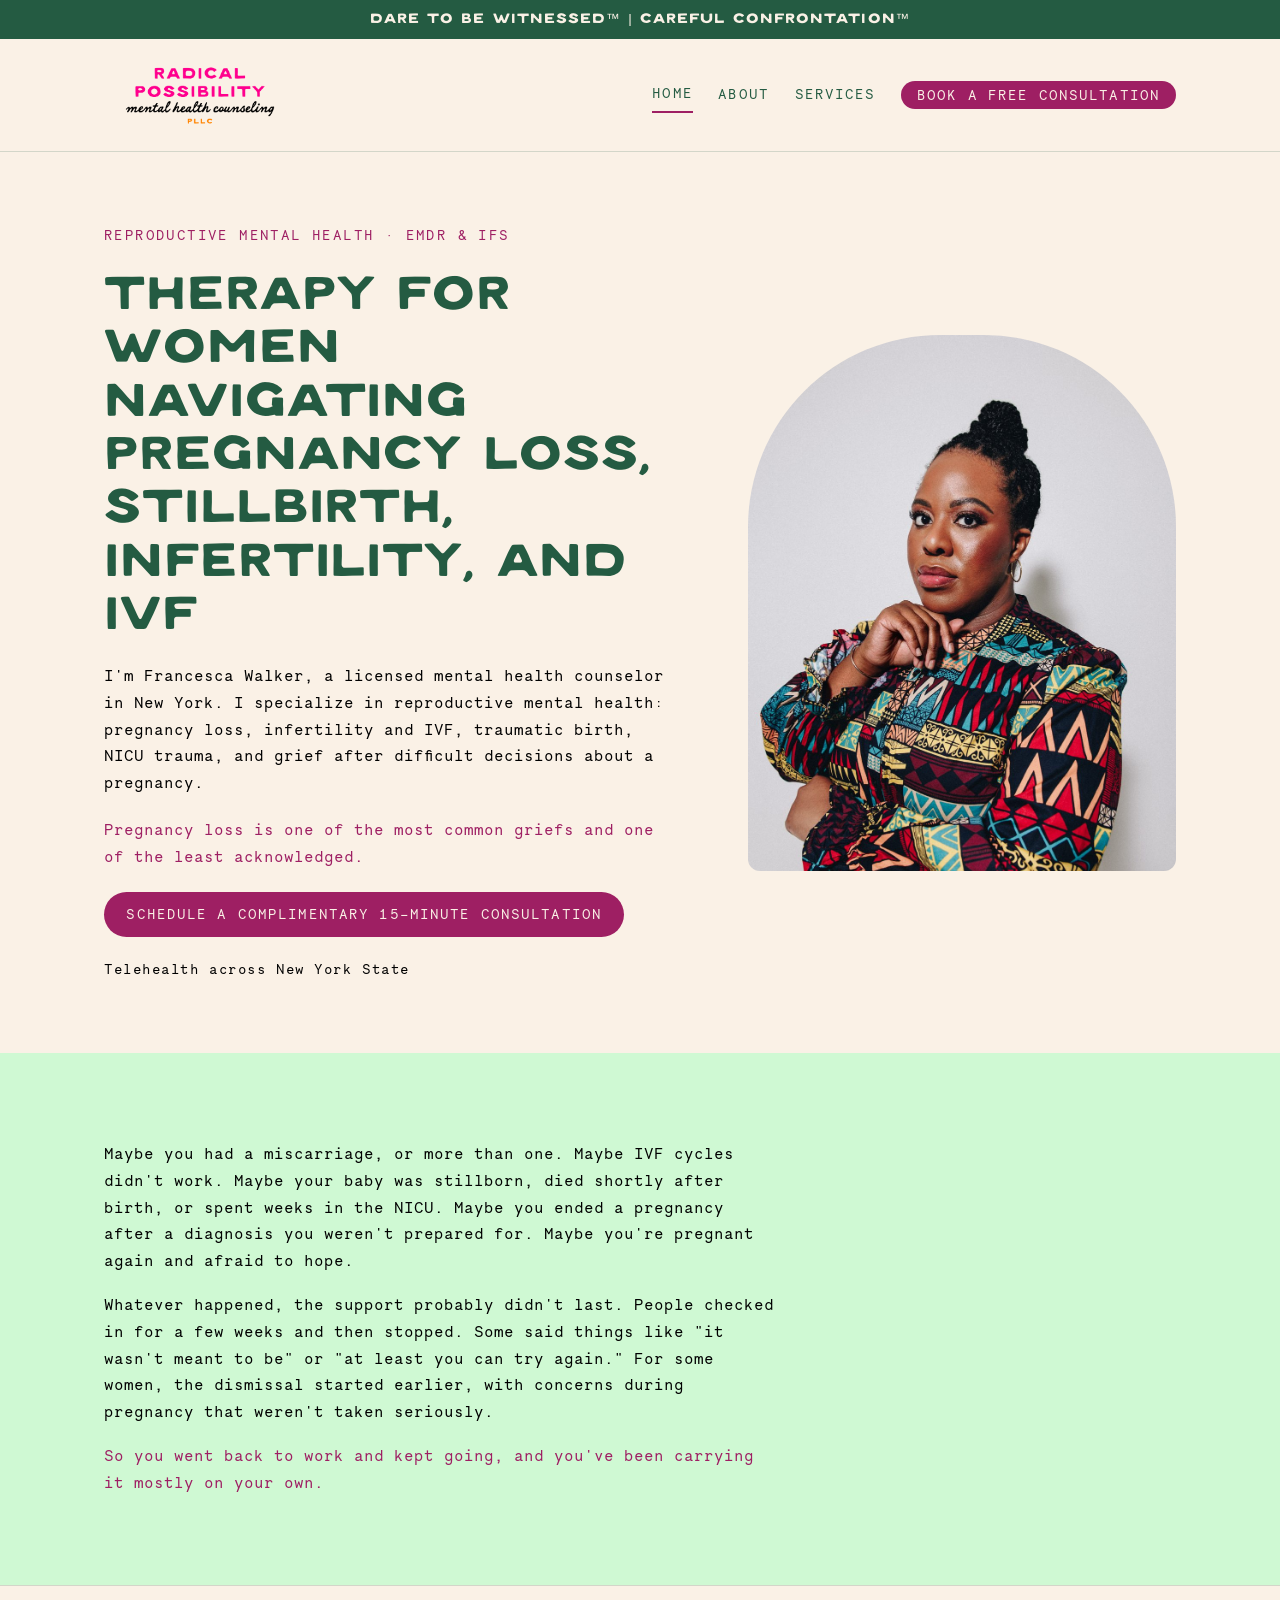
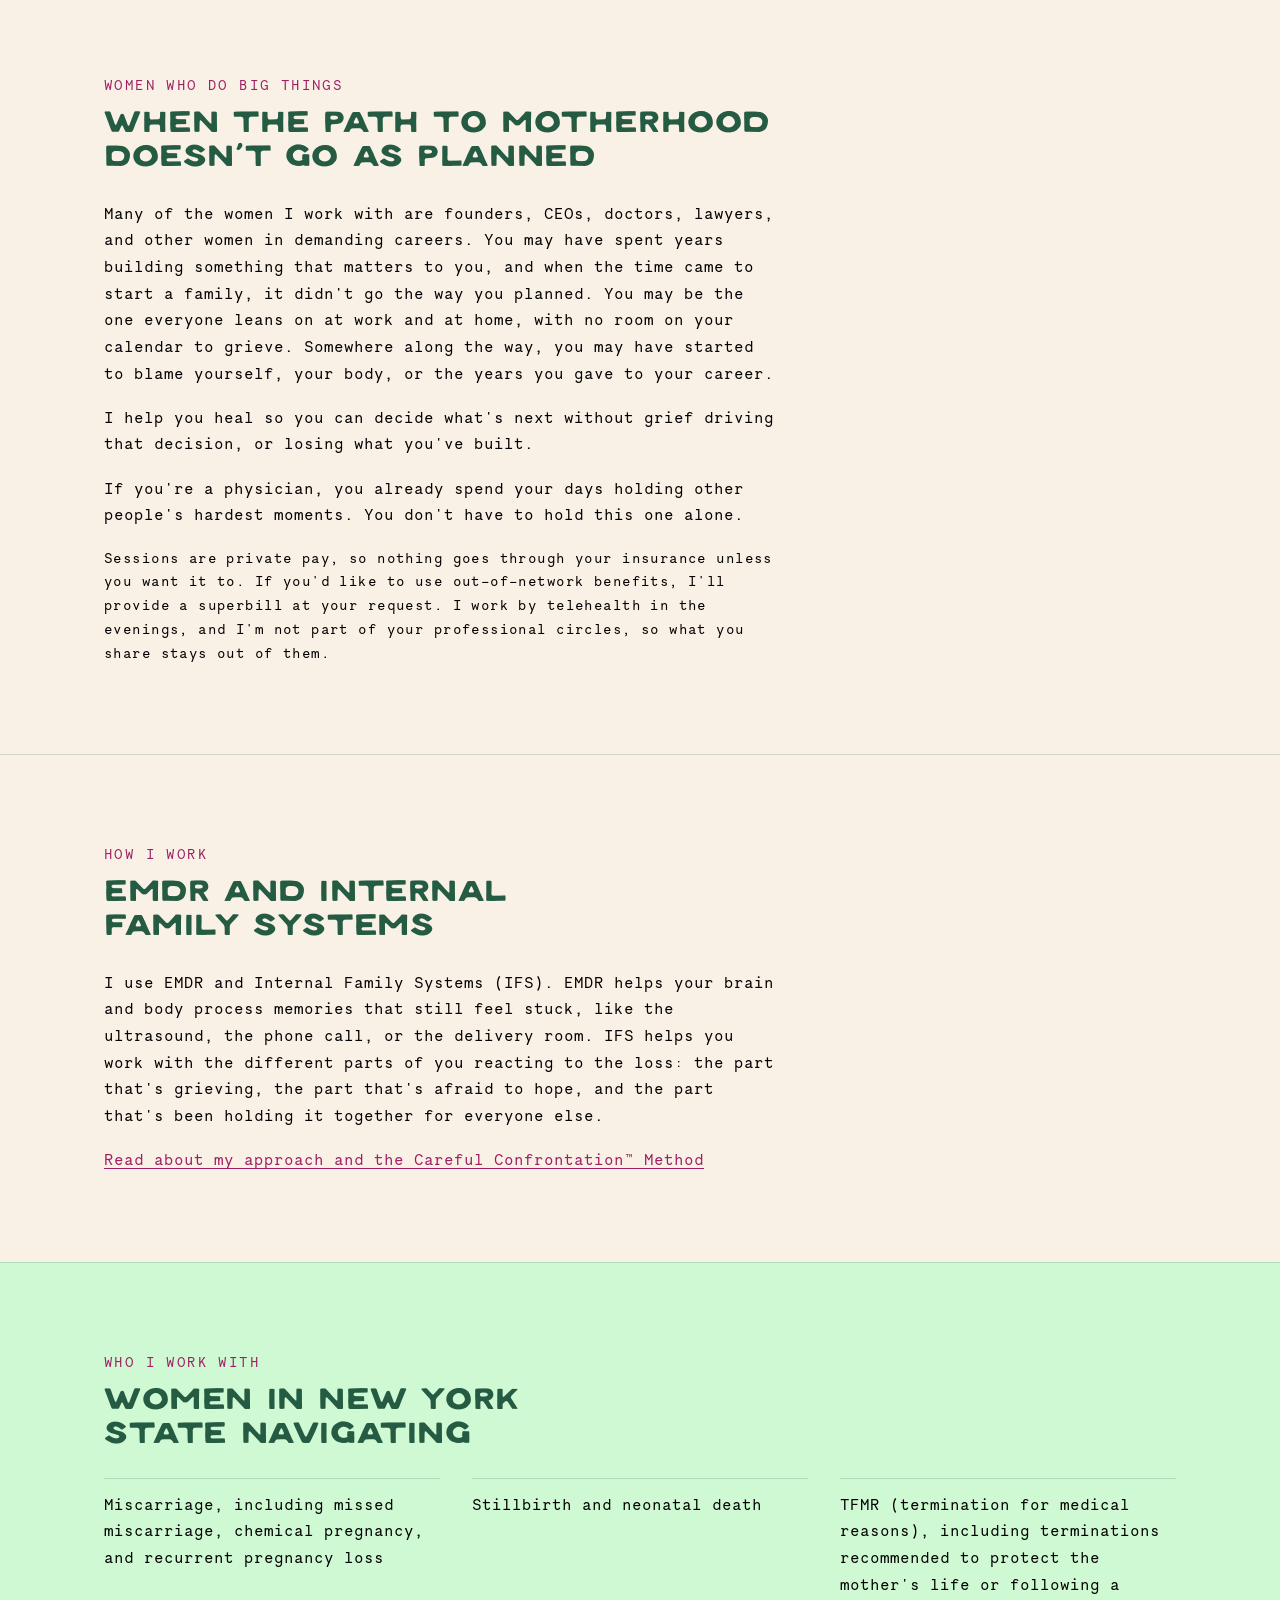
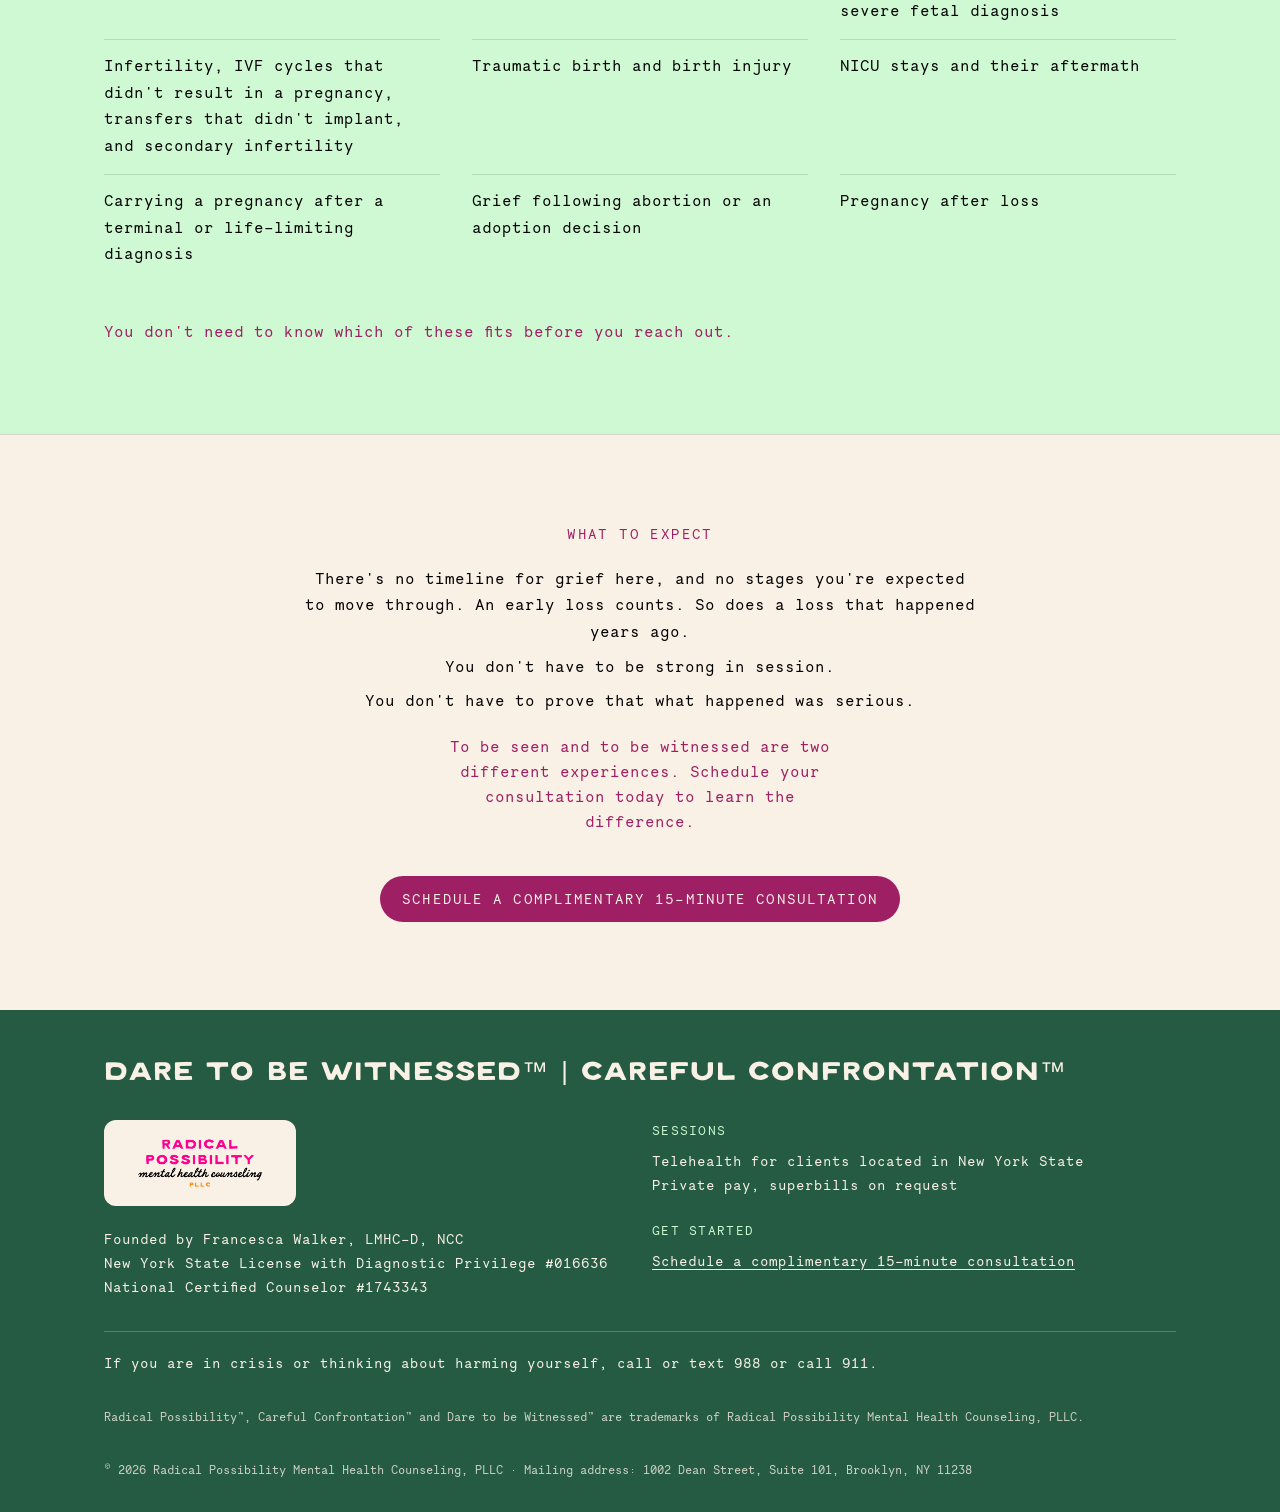
<file: index.html>
<!doctype html>
<html lang="en">
<head>
<meta charset="utf-8">
<meta name="viewport" content="width=device-width, initial-scale=1, viewport-fit=cover">
<title>Pregnancy Loss &amp; Fertility Therapist in New York | EMDR &amp; IFS | Radical Possibility&trade;</title>
<meta name="description" content="Therapy for women in demanding careers navigating pregnancy and baby loss, infertility, IVF, and birth trauma. EMDR and IFS with a licensed New York therapist. Private-pay telehealth across New York State.">
<link rel="icon" href="assets/favicon.png">
<link rel="stylesheet" href="fonts.css">
<link rel="stylesheet" href="styles.css">
<meta name="google-site-verification" content="iu956xQtaxs4LLTqDuXxTe_sJ3pMq5MG1xnuZninKYA">
<link rel="canonical" href="https://radicalpossibilitycounseling.com/">
<meta name="robots" content="index, follow, max-image-preview:large">
<meta name="theme-color" content="#faf1e6">
<meta property="og:type" content="website">
<meta property="og:site_name" content="Radical Possibility&trade; Mental Health Counseling, PLLC">
<meta property="og:locale" content="en_US">
<meta property="og:url" content="https://radicalpossibilitycounseling.com/">
<meta property="og:title" content="Pregnancy Loss &amp; Fertility Therapist in New York | EMDR &amp; IFS | Radical Possibility&trade;">
<meta property="og:description" content="Therapy for women in demanding careers navigating pregnancy and baby loss, infertility, IVF, and birth trauma. EMDR and IFS with a licensed New York therapist. Private-pay telehealth across New York State.">
<meta property="og:image" content="https://radicalpossibilitycounseling.com/assets/og-image.jpg">
<meta property="og:image:width" content="1200">
<meta property="og:image:height" content="630">
<meta property="og:image:alt" content="Radical Possibility Mental Health Counseling word mark beside a portrait of Francesca Walker">
<meta name="twitter:card" content="summary_large_image">
<script type="application/ld+json">
{
 "@context": "https://schema.org",
 "@graph": [
  {
   "@type": "WebPage",
   "@id": "https://radicalpossibilitycounseling.com/#webpage",
   "url": "https://radicalpossibilitycounseling.com/",
   "name": "Pregnancy Loss & Fertility Therapist in New York | EMDR & IFS | Radical Possibility™",
   "description": "Therapy for women in demanding careers navigating pregnancy and baby loss, infertility, IVF, and birth trauma. EMDR and IFS with a licensed New York therapist. Private-pay telehealth across New York State.",
   "inLanguage": "en-US",
   "dateModified": "2026-11-16T12:00:00-05:00",
   "isPartOf": {
    "@id": "https://radicalpossibilitycounseling.com/#website"
   },
   "about": {
    "@id": "https://radicalpossibilitycounseling.com/#practice"
   }
  },
  {
   "@type": [
    "MedicalBusiness",
    "ProfessionalService"
   ],
   "@id": "https://radicalpossibilitycounseling.com/#practice",
   "name": "Radical Possibility™ Mental Health Counseling, PLLC",
   "alternateName": "Radical Possibility Counseling",
   "url": "https://radicalpossibilitycounseling.com/",
   "logo": "https://radicalpossibilitycounseling.com/assets/wordmark.png",
   "image": "https://radicalpossibilitycounseling.com/assets/og-image.jpg",
   "description": "Telehealth therapy for women in New York State, including founders, physicians and other women in demanding careers, navigating pregnancy loss, stillbirth, TFMR, infertility, IVF, birth trauma, and NICU trauma, using EMDR and Internal Family Systems (IFS).",
   "slogan": "Dare to be Witnessed™",
   "founder": {
    "@id": "https://radicalpossibilitycounseling.com/about.html#francesca"
   },
   "employee": {
    "@id": "https://radicalpossibilitycounseling.com/about.html#francesca"
   },
   "areaServed": {
    "@type": "State",
    "name": "New York",
    "address": {
     "@type": "PostalAddress",
     "addressRegion": "NY",
     "addressCountry": "US"
    }
   },
   "knowsAbout": [
    "Pregnancy loss",
    "Miscarriage",
    "Recurrent pregnancy loss",
    "Stillbirth",
    "Neonatal death",
    "Termination for medical reasons (TFMR)",
    "Infertility",
    "IVF",
    "Secondary infertility",
    "Birth trauma",
    "NICU trauma",
    "Pregnancy after loss",
    "Reproductive mental health",
    "EMDR",
    "Internal Family Systems (IFS)"
   ],
   "priceRange": "$500 per session",
   "paymentAccepted": "Private pay; superbill for out-of-network reimbursement available on request",
   "currenciesAccepted": "USD",
   "sameAs": [
    "https://www.psychologytoday.com/us/therapists/radical-possibility-mental-health-counseling-pllc-brooklyn-ny/1860378"
   ],
   "potentialAction": {
    "@type": "ReserveAction",
    "name": "Schedule a complimentary 15-minute consultation",
    "target": {
     "@type": "EntryPoint",
     "urlTemplate": "https://francesca-walker5494.clientsecure.me"
    }
   }
  },
  {
   "@type": "Person",
   "@id": "https://radicalpossibilitycounseling.com/about.html#francesca",
   "name": "Francesca Walker",
   "honorificSuffix": "LMHC-D, NCC",
   "jobTitle": "Licensed Mental Health Counselor",
   "description": "New York licensed mental health counselor specializing in reproductive mental health: pregnancy loss, infertility and IVF, traumatic birth, NICU trauma, and TFMR, using EMDR and Internal Family Systems (IFS).",
   "url": "https://radicalpossibilitycounseling.com/about.html",
   "image": "https://radicalpossibilitycounseling.com/assets/francesca-hero.jpg",
   "worksFor": {
    "@id": "https://radicalpossibilitycounseling.com/#practice"
   },
   "sameAs": [
    "https://www.linkedin.com/in/francesca-walker-0506/",
    "https://www.psychologytoday.com/us/therapists/radical-possibility-mental-health-counseling-pllc-brooklyn-ny/1860378"
   ],
   "knowsAbout": [
    "Pregnancy loss",
    "Miscarriage",
    "Recurrent pregnancy loss",
    "Stillbirth",
    "Neonatal death",
    "Termination for medical reasons (TFMR)",
    "Infertility",
    "IVF",
    "Secondary infertility",
    "Birth trauma",
    "NICU trauma",
    "Pregnancy after loss",
    "Reproductive mental health",
    "EMDR",
    "Internal Family Systems (IFS)"
   ],
   "alumniOf": [
    {
     "@type": "CollegeOrUniversity",
     "name": "New York University"
    },
    {
     "@type": "CollegeOrUniversity",
     "name": "Vanderbilt University"
    }
   ],
   "hasCredential": [
    {
     "@type": "EducationalOccupationalCredential",
     "credentialCategory": "license",
     "name": "Licensed Mental Health Counselor, New York State License with Diagnostic Privilege #016636",
     "recognizedBy": {
      "@type": "Organization",
      "name": "New York State Education Department, Office of the Professions"
     }
    },
    {
     "@type": "EducationalOccupationalCredential",
     "credentialCategory": "certification",
     "name": "National Certified Counselor #1743343",
     "recognizedBy": {
      "@type": "Organization",
      "name": "National Board for Certified Counselors"
     }
    }
   ]
  },
  {
   "@type": "WebSite",
   "@id": "https://radicalpossibilitycounseling.com/#website",
   "url": "https://radicalpossibilitycounseling.com/",
   "name": "Radical Possibility™ Mental Health Counseling",
   "publisher": {
    "@id": "https://radicalpossibilitycounseling.com/#practice"
   },
   "inLanguage": "en-US"
  }
 ]
}
</script>
</head>
<body>
<div class="topbar"><div class="wrap"><p><span class="nw">Dare to be witnessed&trade;</span> <span aria-hidden="true">|</span> <span class="nw">Careful Confrontation&trade;</span></p></div></div>
<header class="site-header"><div class="wrap">
  <a class="logo" href="./"><img src="assets/wordmark.png" alt="Radical Possibility Mental Health Counseling, PLLC" width="600" height="261"></a>
  <nav class="site-nav" aria-label="Main"><a href="./" aria-current="page">Home</a><a href="about.html">About</a><a href="services.html">Services</a><a class="btn btn-small" href="https://francesca-walker5494.clientsecure.me">Book a free consultation</a></nav>
</div></header>
<main>
<section class="hero"><div class="wrap">
  <div class="hero-text">
    <p class="eyebrow">Reproductive mental health &middot; EMDR &amp; IFS</p>
    <h1>Therapy for women navigating pregnancy loss, stillbirth, infertility, and IVF</h1>
    <p>I'm Francesca Walker, a licensed mental health counselor in New York. I specialize in reproductive mental health: pregnancy loss, infertility and IVF, traumatic birth, NICU trauma, and grief after difficult decisions about a pregnancy.</p>
    <p class="lead">Pregnancy loss is one of the most common griefs and one of the least acknowledged.</p>
    <p><a class="btn" href="https://francesca-walker5494.clientsecure.me">Schedule a complimentary 15-minute consultation</a></p>
    <p class="meta">Telehealth across New York State</p>
  </div>
  <div class="hero-photo">
    <img src="assets/francesca-hero.jpg" alt="Francesca Walker in a colorful patterned blouse, her hand at her chin" width="1000" height="1500">
  </div>
</div></section>

<section class="band band-mint"><div class="wrap"><div class="prose">
  <p>Maybe you had a miscarriage, or more than one. Maybe IVF cycles didn't work. Maybe your baby was stillborn, died shortly after birth, or spent weeks in the NICU. Maybe you ended a pregnancy after a diagnosis you weren't prepared for. Maybe you're pregnant again and afraid to hope.</p>
  <p>Whatever happened, the support probably didn't last. People checked in for a few weeks and then stopped. Some said things like "it wasn't meant to be" or "at least you can try again." For some women, the dismissal started earlier, with concerns during pregnancy that weren't taken seriously.</p>
  <p class="lead">So you went back to work and kept going, and you've been carrying it mostly on your own.</p>
</div></div></section>

<section class="band"><div class="wrap">
  <div class="section-head"><p class="eyebrow">Women who do big things</p><h2>When the path to motherhood doesn't go as planned</h2></div>
  <div class="prose">
    <p>Many of the women I work with are founders, CEOs, doctors, lawyers, and other women in demanding careers. You may have spent years building something that matters to you, and when the time came to start a family, it didn't go the way you planned. You may be the one everyone leans on at work and at home, with no room on your calendar to grieve. Somewhere along the way, you may have started to blame yourself, your body, or the years you gave to your career.</p>
    <p>I help you heal so you can decide what's next without grief driving that decision, or losing what you've built.</p>
    <p>If you're a physician, you already spend your days holding other people's hardest moments. You don't have to hold this one alone.</p>
    <p class="note">Sessions are private pay, so nothing goes through your insurance unless you want it to. If you'd like to use out-of-network benefits, I'll provide a superbill at your request. I work by telehealth in the evenings, and I'm not part of your professional circles, so what you share stays out of them.</p>
  </div>
</div></section>

<section class="band"><div class="wrap">
  <div>
    <div class="section-head"><p class="eyebrow">How I work</p><h2>EMDR and Internal Family Systems</h2></div>
    <div class="prose">
      <p>I use EMDR and Internal Family Systems (IFS). EMDR helps your brain and body process memories that still feel stuck, like the ultrasound, the phone call, or the delivery room. IFS helps you work with the different parts of you reacting to the loss: the part that's grieving, the part that's afraid to hope, and the part that's been holding it together for everyone else.</p>
      <p><a href="services.html#careful-confrontation">Read about my approach and the Careful Confrontation&trade; Method</a></p>
    </div>
  </div>
</div></section>

<section class="band band-mint"><div class="wrap">
  <div class="section-head"><p class="eyebrow">Who I work with</p><h2>Women in New York State navigating</h2></div>
  <ul class="experiences">
    <li>Miscarriage, including missed miscarriage, chemical pregnancy, and recurrent pregnancy loss</li>
    <li>Stillbirth and neonatal death</li>
    <li>TFMR (termination for medical reasons), including terminations recommended to protect the mother's life or following a severe fetal diagnosis</li>
    <li>Infertility, IVF cycles that didn't result in a pregnancy, transfers that didn't implant, and secondary infertility</li>
    <li>Traumatic birth and birth injury</li>
    <li>NICU stays and their aftermath</li>
    <li>Carrying a pregnancy after a terminal or life-limiting diagnosis</li>
    <li>Grief following abortion or an adoption decision</li>
    <li>Pregnancy after loss</li>
  </ul>
  <p class="lead" style="margin-top: 3.2rem">You don't need to know which of these fits before you reach out.</p>
</div></section>

<section class="band"><div class="wrap witness">
  <p class="eyebrow">What to expect</p>
  <div class="lines">
    <p>There's no timeline for grief here, and no stages you're expected to move through. An early loss counts. So does a loss that happened years ago.</p>
    <p>You don't have to be strong in session.</p>
    <p>You don't have to prove that what happened was serious.</p>
  </div>
  <p class="statement">To be seen and to be witnessed are two different experiences. Schedule your consultation today to learn the difference.</p>
  <p><a class="btn" href="https://francesca-walker5494.clientsecure.me">Schedule a complimentary 15-minute consultation</a></p>
</div></section>
</main>
<footer class="site-footer"><div class="wrap">
  <div class="footer-top">
    <p class="tagline" style="color: var(--cream)"><span class="nw">Dare to be witnessed&trade;</span> <span aria-hidden="true">|</span> <span class="nw">Careful Confrontation&trade;</span></p>
  </div>
  <div class="footer-cols">
    <div><a class="footer-logo" href="./"><img src="assets/wordmark.png" alt="Radical Possibility Mental Health Counseling, PLLC" width="600" height="261" loading="lazy"></a><p>Founded by Francesca Walker, LMHC-D, NCC<br>New York State License with Diagnostic Privilege #016636<br>National Certified Counselor #1743343</p></div>
    <div><h4>Sessions</h4><p>Telehealth for clients located in New York State<br>Private pay, superbills on request</p>
      <h4 style="margin-top: 1.4rem">Get started</h4><p><a href="https://francesca-walker5494.clientsecure.me">Schedule a complimentary 15-minute consultation</a></p></div>
  </div>
  <p class="crisis">If you are in crisis or thinking about harming yourself, call or text 988 or call 911.</p>
  <p class="fine">Radical Possibility&trade;, Careful Confrontation&trade; and Dare to be Witnessed&trade; are trademarks of Radical Possibility Mental Health Counseling, PLLC.</p>
  <p class="fine">&copy; 2026 Radical Possibility Mental Health Counseling, PLLC &middot; Mailing address: 1002 Dean Street, Suite 101, Brooklyn, NY 11238</p>
</div></footer>
</body>
</html>
</file>
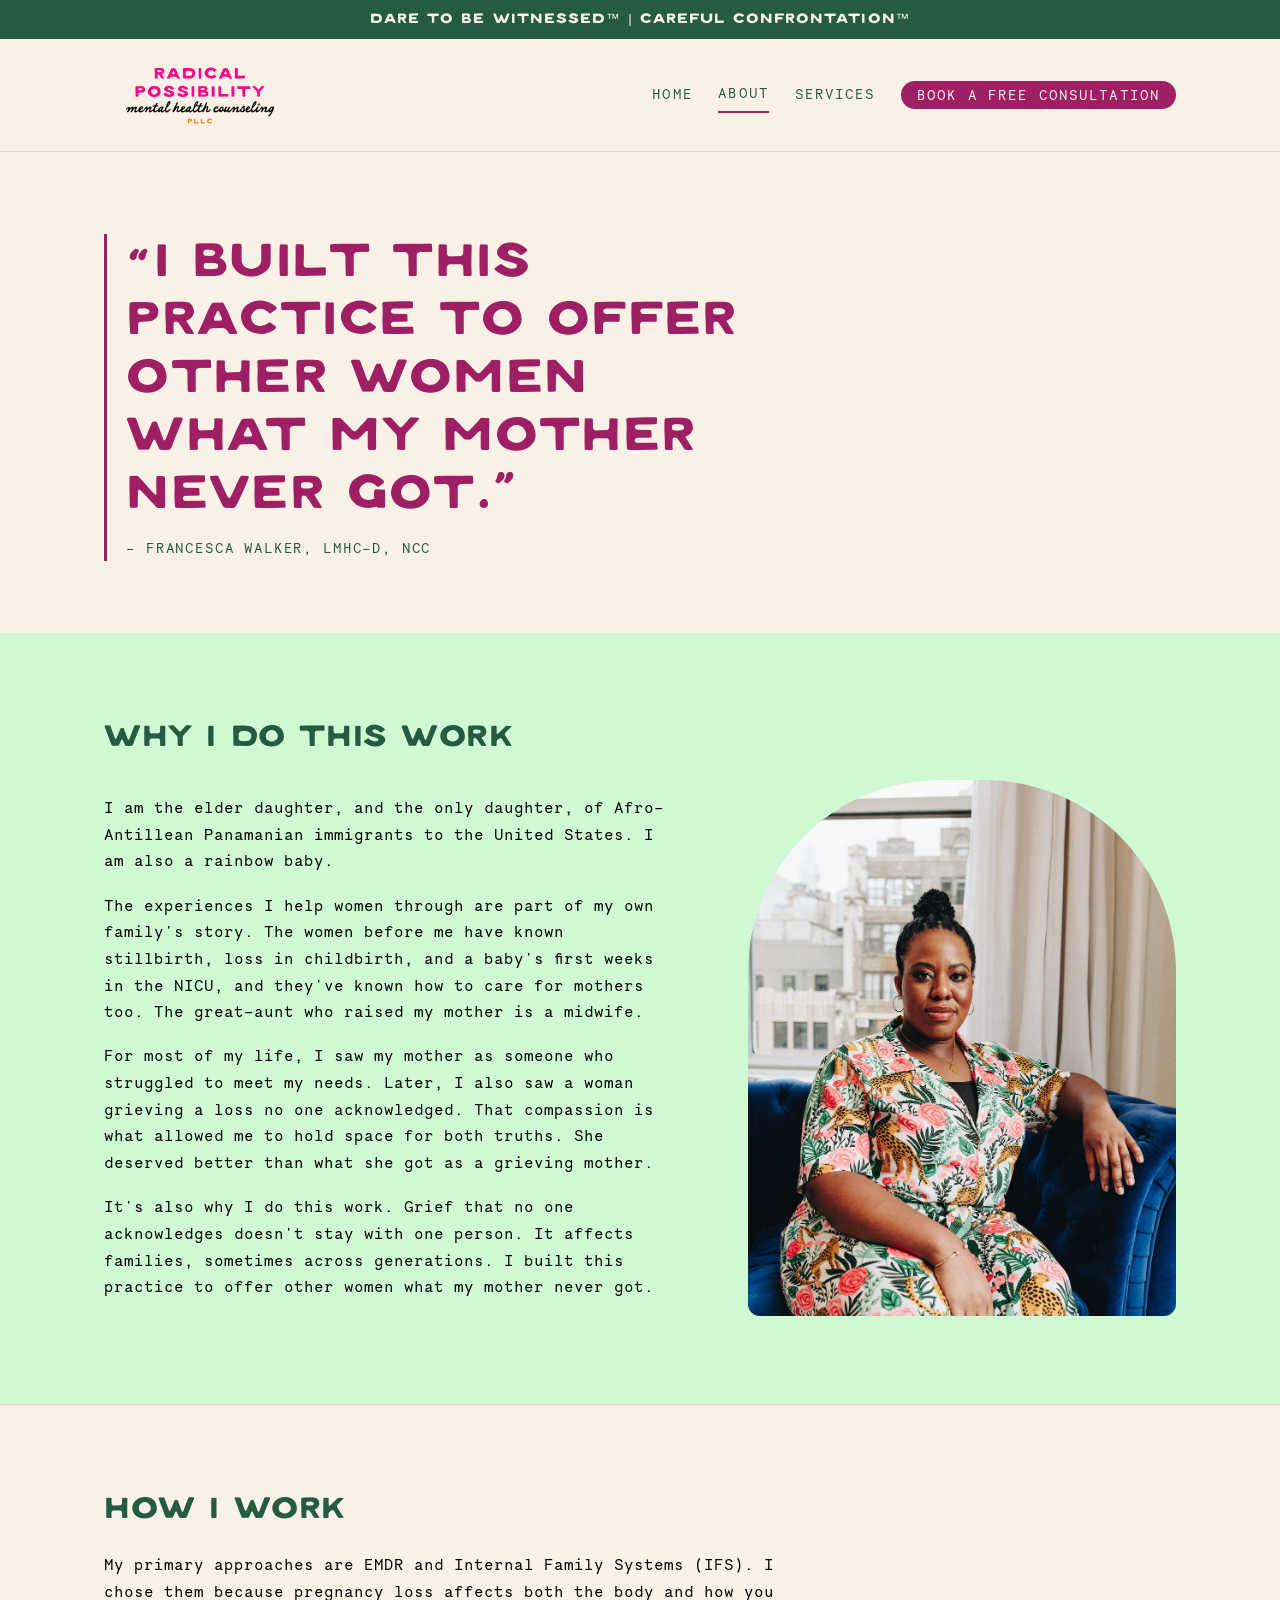
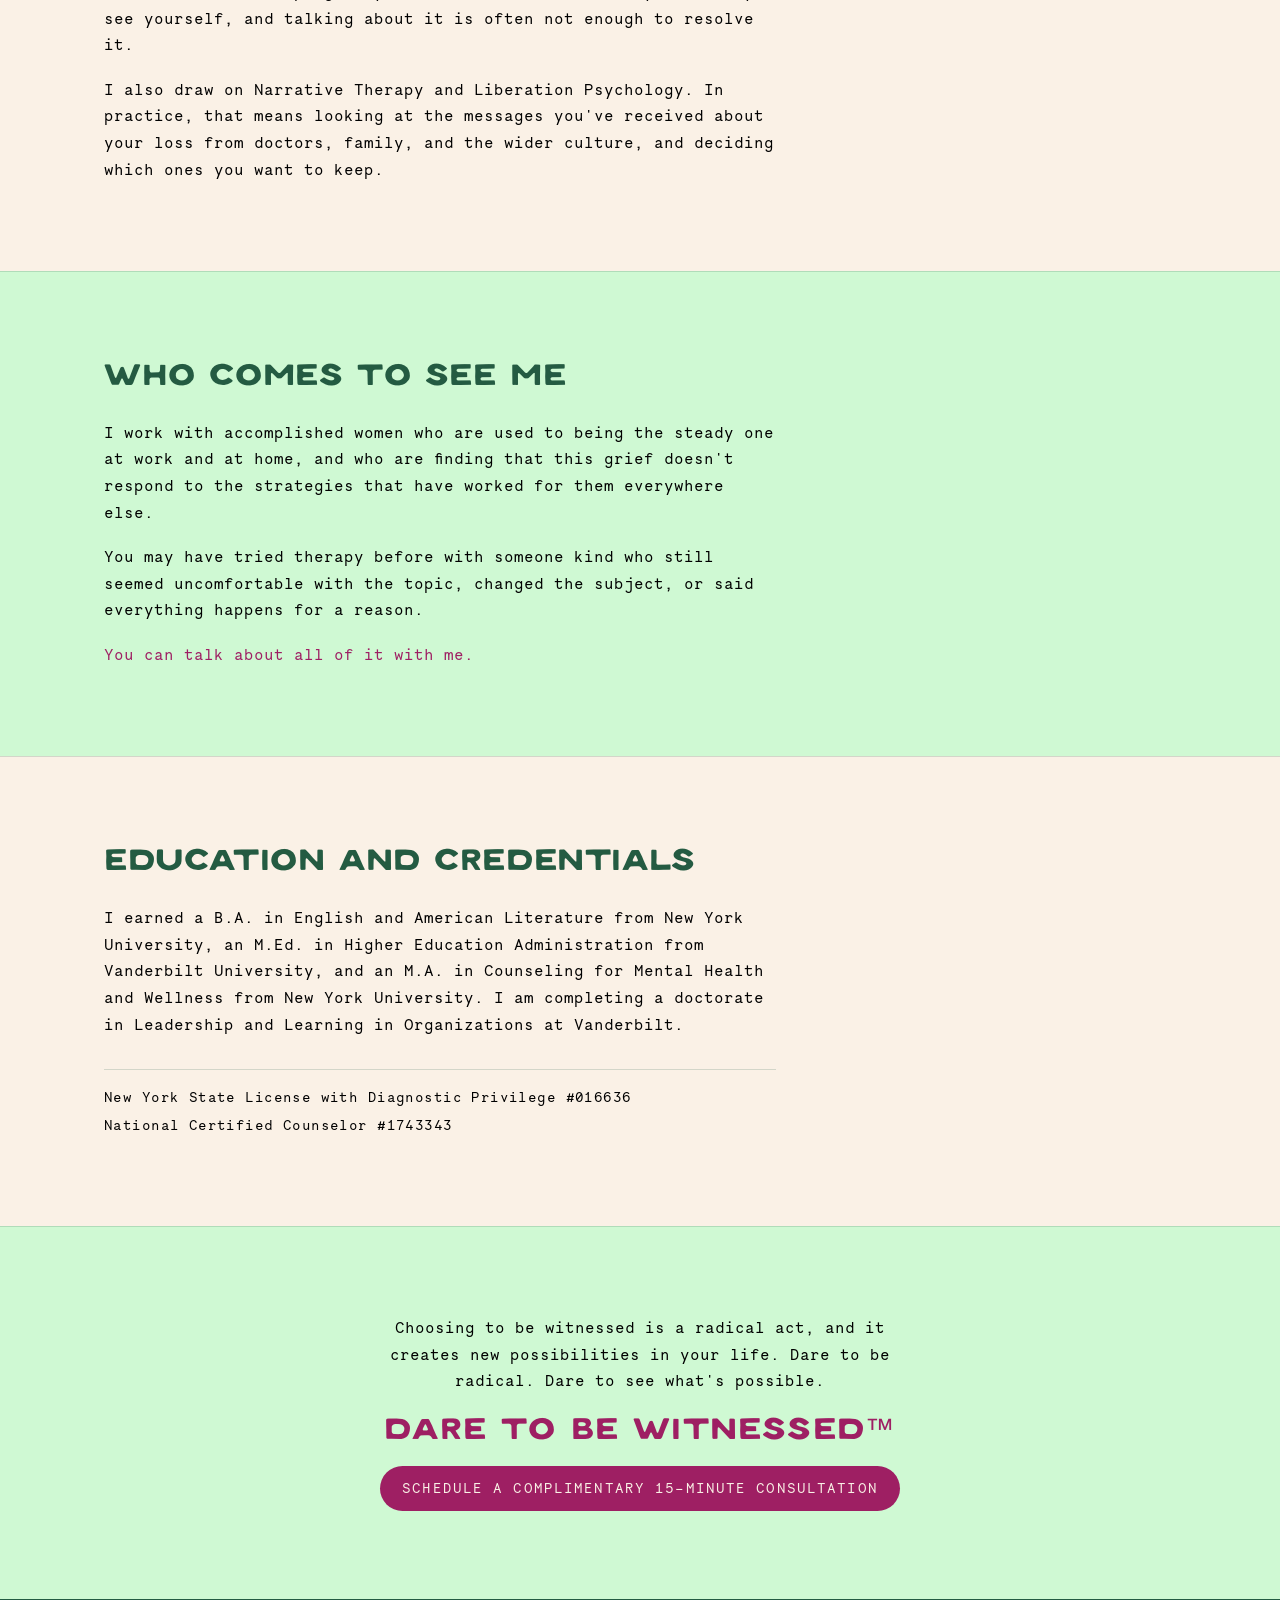
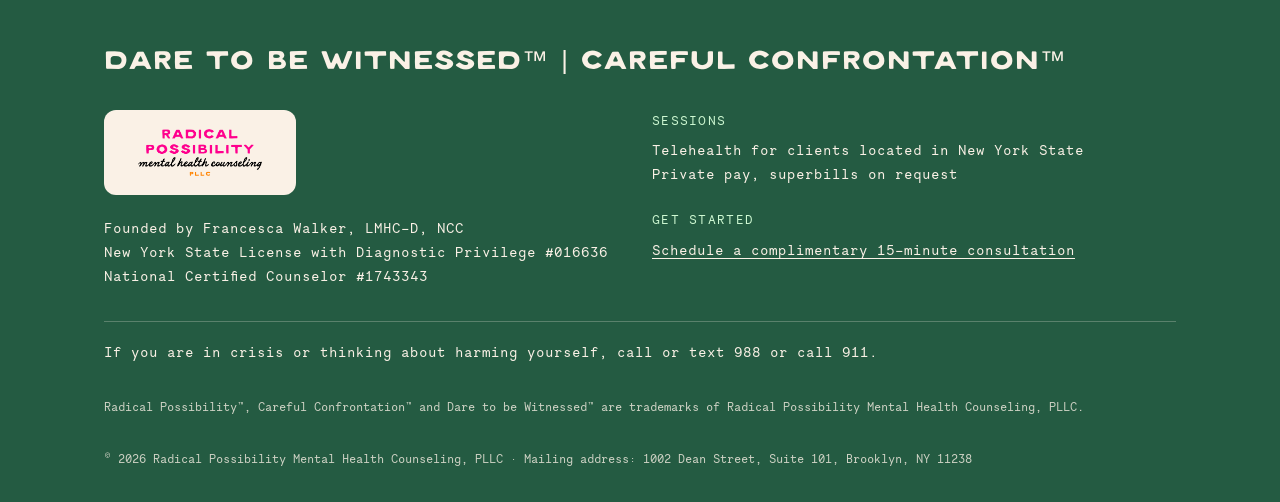
<file: about.html>
<!doctype html>
<html lang="en">
<head>
<meta charset="utf-8">
<meta name="viewport" content="width=device-width, initial-scale=1, viewport-fit=cover">
<title>About Francesca Walker, LMHC-D | Reproductive Mental Health Therapist, New York</title>
<meta name="description" content="Francesca Walker, LMHC-D, NCC, is a New York licensed therapist specializing in pregnancy loss, infertility, and perinatal trauma using EMDR and IFS.">
<link rel="icon" href="assets/favicon.png">
<link rel="stylesheet" href="fonts.css">
<link rel="stylesheet" href="styles.css">
<meta name="google-site-verification" content="iu956xQtaxs4LLTqDuXxTe_sJ3pMq5MG1xnuZninKYA">
<link rel="canonical" href="https://radicalpossibilitycounseling.com/about.html">
<meta name="robots" content="index, follow, max-image-preview:large">
<meta name="theme-color" content="#faf1e6">
<meta property="og:type" content="website">
<meta property="og:site_name" content="Radical Possibility&trade; Mental Health Counseling, PLLC">
<meta property="og:locale" content="en_US">
<meta property="og:url" content="https://radicalpossibilitycounseling.com/about.html">
<meta property="og:title" content="About Francesca Walker, LMHC-D | Reproductive Mental Health Therapist, New York">
<meta property="og:description" content="Francesca Walker, LMHC-D, NCC, is a New York licensed therapist specializing in pregnancy loss, infertility, and perinatal trauma using EMDR and IFS.">
<meta property="og:image" content="https://radicalpossibilitycounseling.com/assets/og-image.jpg">
<meta property="og:image:width" content="1200">
<meta property="og:image:height" content="630">
<meta property="og:image:alt" content="Radical Possibility Mental Health Counseling word mark beside a portrait of Francesca Walker">
<meta name="twitter:card" content="summary_large_image">
<script type="application/ld+json">
{
 "@context": "https://schema.org",
 "@graph": [
  {
   "@type": "ProfilePage",
   "@id": "https://radicalpossibilitycounseling.com/about.html#webpage",
   "url": "https://radicalpossibilitycounseling.com/about.html",
   "name": "About Francesca Walker, LMHC-D | Reproductive Mental Health Therapist, New York",
   "description": "Francesca Walker, LMHC-D, NCC, is a New York licensed therapist specializing in pregnancy loss, infertility, and perinatal trauma using EMDR and IFS.",
   "inLanguage": "en-US",
   "dateModified": "2026-11-16T12:00:00-05:00",
   "isPartOf": {
    "@id": "https://radicalpossibilitycounseling.com/#website"
   },
   "about": {
    "@id": "https://radicalpossibilitycounseling.com/#practice"
   },
   "mainEntity": {
    "@id": "https://radicalpossibilitycounseling.com/about.html#francesca"
   }
  },
  {
   "@type": [
    "MedicalBusiness",
    "ProfessionalService"
   ],
   "@id": "https://radicalpossibilitycounseling.com/#practice",
   "name": "Radical Possibility™ Mental Health Counseling, PLLC",
   "alternateName": "Radical Possibility Counseling",
   "url": "https://radicalpossibilitycounseling.com/",
   "logo": "https://radicalpossibilitycounseling.com/assets/wordmark.png",
   "image": "https://radicalpossibilitycounseling.com/assets/og-image.jpg",
   "description": "Telehealth therapy for women in New York State, including founders, physicians and other women in demanding careers, navigating pregnancy loss, stillbirth, TFMR, infertility, IVF, birth trauma, and NICU trauma, using EMDR and Internal Family Systems (IFS).",
   "slogan": "Dare to be Witnessed™",
   "founder": {
    "@id": "https://radicalpossibilitycounseling.com/about.html#francesca"
   },
   "employee": {
    "@id": "https://radicalpossibilitycounseling.com/about.html#francesca"
   },
   "areaServed": {
    "@type": "State",
    "name": "New York",
    "address": {
     "@type": "PostalAddress",
     "addressRegion": "NY",
     "addressCountry": "US"
    }
   },
   "knowsAbout": [
    "Pregnancy loss",
    "Miscarriage",
    "Recurrent pregnancy loss",
    "Stillbirth",
    "Neonatal death",
    "Termination for medical reasons (TFMR)",
    "Infertility",
    "IVF",
    "Secondary infertility",
    "Birth trauma",
    "NICU trauma",
    "Pregnancy after loss",
    "Reproductive mental health",
    "EMDR",
    "Internal Family Systems (IFS)"
   ],
   "priceRange": "$500 per session",
   "paymentAccepted": "Private pay; superbill for out-of-network reimbursement available on request",
   "currenciesAccepted": "USD",
   "sameAs": [
    "https://www.psychologytoday.com/us/therapists/radical-possibility-mental-health-counseling-pllc-brooklyn-ny/1860378"
   ],
   "potentialAction": {
    "@type": "ReserveAction",
    "name": "Schedule a complimentary 15-minute consultation",
    "target": {
     "@type": "EntryPoint",
     "urlTemplate": "https://francesca-walker5494.clientsecure.me"
    }
   }
  },
  {
   "@type": "Person",
   "@id": "https://radicalpossibilitycounseling.com/about.html#francesca",
   "name": "Francesca Walker",
   "honorificSuffix": "LMHC-D, NCC",
   "jobTitle": "Licensed Mental Health Counselor",
   "description": "New York licensed mental health counselor specializing in reproductive mental health: pregnancy loss, infertility and IVF, traumatic birth, NICU trauma, and TFMR, using EMDR and Internal Family Systems (IFS).",
   "url": "https://radicalpossibilitycounseling.com/about.html",
   "image": "https://radicalpossibilitycounseling.com/assets/francesca-hero.jpg",
   "worksFor": {
    "@id": "https://radicalpossibilitycounseling.com/#practice"
   },
   "sameAs": [
    "https://www.linkedin.com/in/francesca-walker-0506/",
    "https://www.psychologytoday.com/us/therapists/radical-possibility-mental-health-counseling-pllc-brooklyn-ny/1860378"
   ],
   "knowsAbout": [
    "Pregnancy loss",
    "Miscarriage",
    "Recurrent pregnancy loss",
    "Stillbirth",
    "Neonatal death",
    "Termination for medical reasons (TFMR)",
    "Infertility",
    "IVF",
    "Secondary infertility",
    "Birth trauma",
    "NICU trauma",
    "Pregnancy after loss",
    "Reproductive mental health",
    "EMDR",
    "Internal Family Systems (IFS)"
   ],
   "alumniOf": [
    {
     "@type": "CollegeOrUniversity",
     "name": "New York University"
    },
    {
     "@type": "CollegeOrUniversity",
     "name": "Vanderbilt University"
    }
   ],
   "hasCredential": [
    {
     "@type": "EducationalOccupationalCredential",
     "credentialCategory": "license",
     "name": "Licensed Mental Health Counselor, New York State License with Diagnostic Privilege #016636",
     "recognizedBy": {
      "@type": "Organization",
      "name": "New York State Education Department, Office of the Professions"
     }
    },
    {
     "@type": "EducationalOccupationalCredential",
     "credentialCategory": "certification",
     "name": "National Certified Counselor #1743343",
     "recognizedBy": {
      "@type": "Organization",
      "name": "National Board for Certified Counselors"
     }
    }
   ]
  },
  {
   "@type": "WebSite",
   "@id": "https://radicalpossibilitycounseling.com/#website",
   "url": "https://radicalpossibilitycounseling.com/",
   "name": "Radical Possibility™ Mental Health Counseling",
   "publisher": {
    "@id": "https://radicalpossibilitycounseling.com/#practice"
   },
   "inLanguage": "en-US"
  }
 ]
}
</script>
</head>
<body>
<div class="topbar"><div class="wrap"><p><span class="nw">Dare to be witnessed&trade;</span> <span aria-hidden="true">|</span> <span class="nw">Careful Confrontation&trade;</span></p></div></div>
<header class="site-header"><div class="wrap">
  <a class="logo" href="./"><img src="assets/wordmark.png" alt="Radical Possibility Mental Health Counseling, PLLC" width="600" height="261"></a>
  <nav class="site-nav" aria-label="Main"><a href="./">Home</a><a href="about.html" aria-current="page">About</a><a href="services.html">Services</a><a class="btn btn-small" href="https://francesca-walker5494.clientsecure.me">Book a free consultation</a></nav>
</div></header>
<main>
<section class="hero hero-text-only"><div class="wrap">
  <div class="hero-text">
    <h1 class="visually-hidden">About Francesca Walker, LMHC-D, NCC</h1>
    <figure class="quote quote-lg">
      <blockquote><span class="open-quote" aria-hidden="true">&rdquo;</span>I built this practice to offer other women what my mother never got.&rdquo;</blockquote>
      <figcaption>&ndash; Francesca Walker, LMHC-D, NCC</figcaption>
    </figure>
  </div>
</div></section>

<section class="band band-mint"><div class="wrap">
  <div class="section-head"><h2>Why I do this work</h2></div>
  <div class="split split-wide">
  <div class="prose">
    <p>I am the elder daughter, and the only daughter, of Afro-Antillean Panamanian immigrants to the United States. I am also a rainbow baby.</p>
    <p>The experiences I help women through are part of my own family's story. The women before me have known stillbirth, loss in childbirth, and a baby's first weeks in the NICU, and they've known how to care for mothers too. The great-aunt who raised my mother is a midwife.</p>
    <p>For most of my life, I saw my mother as someone who struggled to meet my needs. Later, I also saw a woman grieving a loss no one acknowledged. That compassion is what allowed me to hold space for both truths. She deserved better than what she got as a grieving mother.</p>
    <p>It's also why I do this work. Grief that no one acknowledges doesn't stay with one person. It affects families, sometimes across generations. I built this practice to offer other women what my mother never got.</p>
  </div>
  <div class="hero-photo"><img src="assets/francesca-sofa.jpg" alt="Francesca Walker seated on a blue sofa by a window" width="1000" height="1500" loading="lazy"></div>
  </div>
</div></section>

<section class="band"><div class="wrap">
  <div class="section-head"><h2>How I work</h2></div>
  <div class="prose">
    <p>My primary approaches are EMDR and Internal Family Systems (IFS). I chose them because pregnancy loss affects both the body and how you see yourself, and talking about it is often not enough to resolve it.</p>
    <p>I also draw on Narrative Therapy and Liberation Psychology. In practice, that means looking at the messages you've received about your loss from doctors, family, and the wider culture, and deciding which ones you want to keep.</p>
  </div>
</div></section>

<section class="band band-mint"><div class="wrap">
  <div class="section-head"><h2>Who comes to see me</h2></div>
  <div class="prose">
    <p>I work with accomplished women who are used to being the steady one at work and at home, and who are finding that this grief doesn't respond to the strategies that have worked for them everywhere else.</p>
    <p>You may have tried therapy before with someone kind who still seemed uncomfortable with the topic, changed the subject, or said everything happens for a reason.</p>
    <p class="lead">You can talk about all of it with me.</p>
  </div>
</div></section>

<section class="band"><div class="wrap">
  <div class="section-head"><h2>Education and credentials</h2></div>
  <div class="prose">
    <p>I earned a B.A. in English and American Literature from New York University, an M.Ed. in Higher Education Administration from Vanderbilt University, and an M.A. in Counseling for Mental Health and Wellness from New York University. I am completing a doctorate in Leadership and Learning in Organizations at Vanderbilt.</p>
    <div class="creds">
      <p>New York State License with Diagnostic Privilege #016636</p>
      <p>National Certified Counselor #1743343</p>
    </div>
  </div>
</div></section>

<section class="band band-mint"><div class="wrap cta">
  <p>Choosing to be witnessed is a radical act, and it creates new possibilities in your life. Dare to be radical. Dare to see what's possible.</p>
  <p class="tagline">Dare to be witnessed&trade;</p>
  <p><a class="btn" href="https://francesca-walker5494.clientsecure.me">Schedule a complimentary 15-minute consultation</a></p>
</div></section>
</main>
<footer class="site-footer"><div class="wrap">
  <div class="footer-top">
    <p class="tagline" style="color: var(--cream)"><span class="nw">Dare to be witnessed&trade;</span> <span aria-hidden="true">|</span> <span class="nw">Careful Confrontation&trade;</span></p>
  </div>
  <div class="footer-cols">
    <div><a class="footer-logo" href="./"><img src="assets/wordmark.png" alt="Radical Possibility Mental Health Counseling, PLLC" width="600" height="261" loading="lazy"></a><p>Founded by Francesca Walker, LMHC-D, NCC<br>New York State License with Diagnostic Privilege #016636<br>National Certified Counselor #1743343</p></div>
    <div><h4>Sessions</h4><p>Telehealth for clients located in New York State<br>Private pay, superbills on request</p>
      <h4 style="margin-top: 1.4rem">Get started</h4><p><a href="https://francesca-walker5494.clientsecure.me">Schedule a complimentary 15-minute consultation</a></p></div>
  </div>
  <p class="crisis">If you are in crisis or thinking about harming yourself, call or text 988 or call 911.</p>
  <p class="fine">Radical Possibility&trade;, Careful Confrontation&trade; and Dare to be Witnessed&trade; are trademarks of Radical Possibility Mental Health Counseling, PLLC.</p>
  <p class="fine">&copy; 2026 Radical Possibility Mental Health Counseling, PLLC &middot; Mailing address: 1002 Dean Street, Suite 101, Brooklyn, NY 11238</p>
</div></footer>
</body>
</html>
</file>
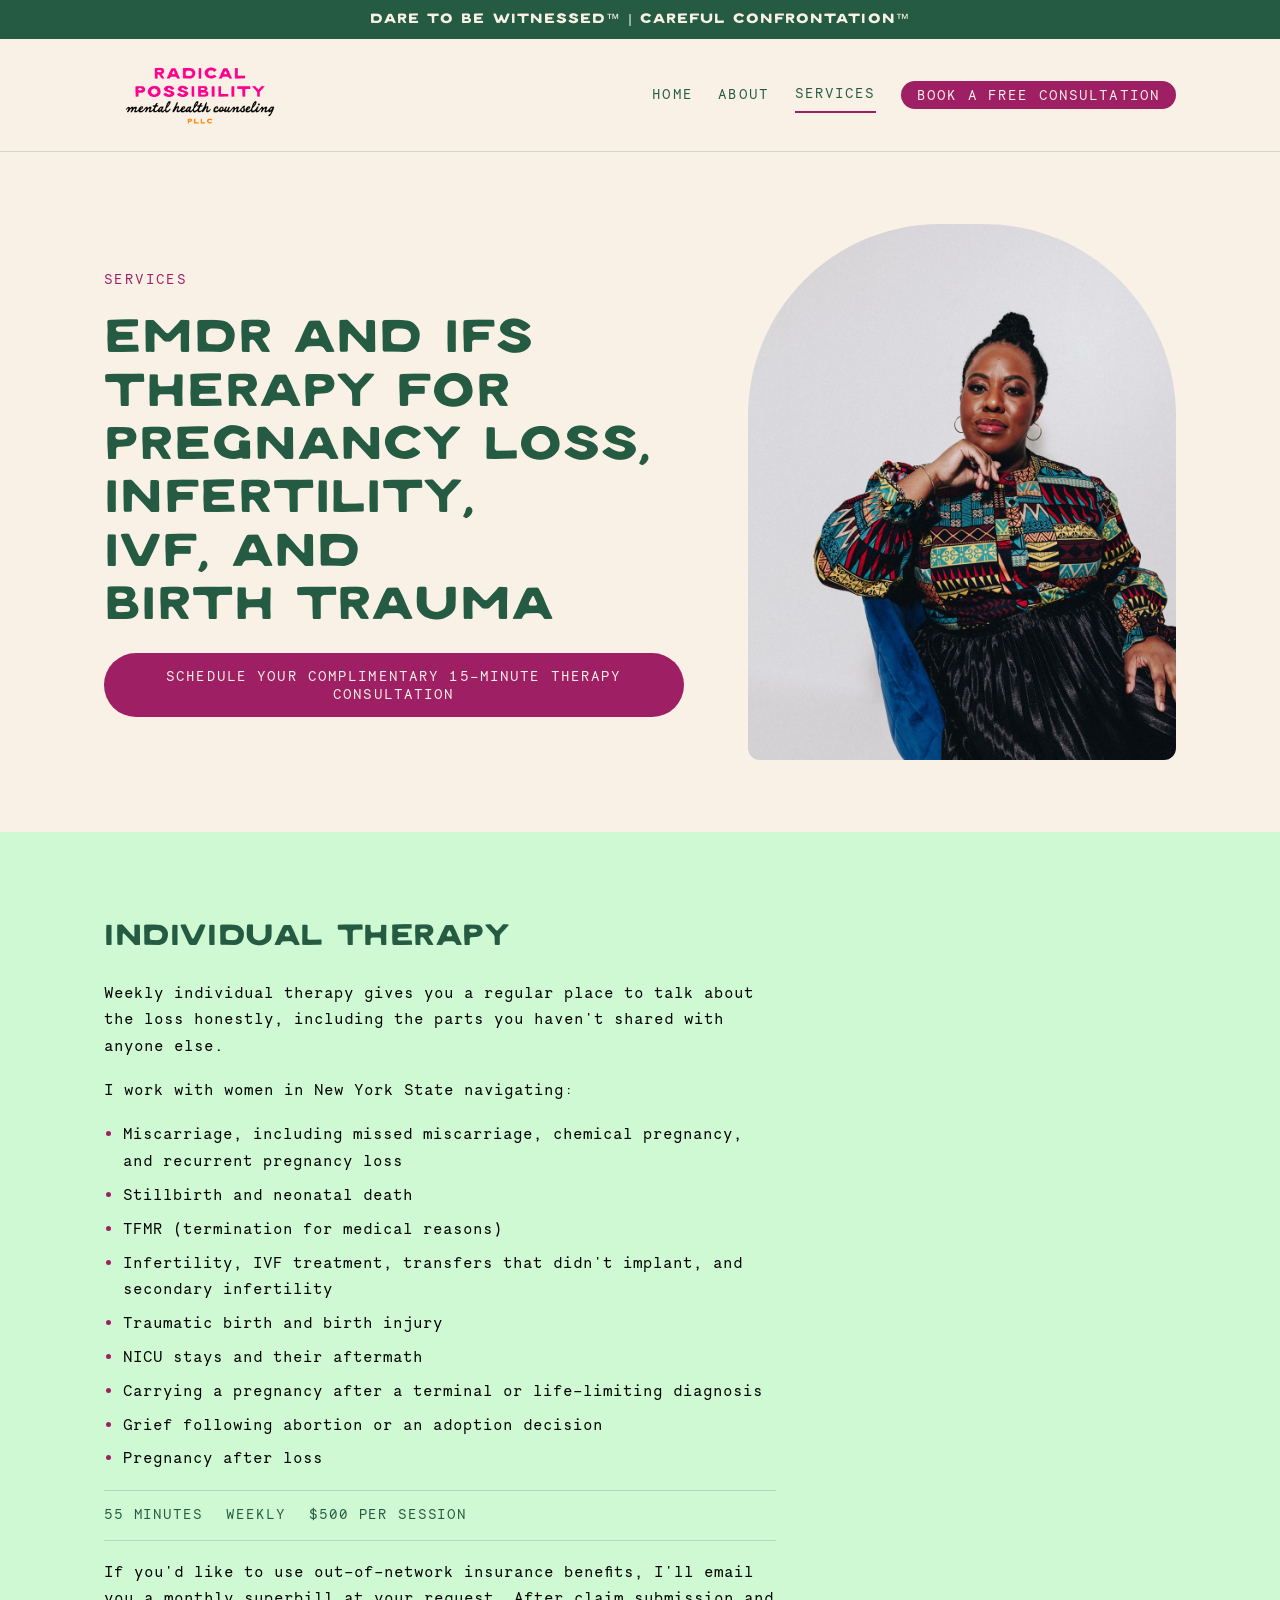
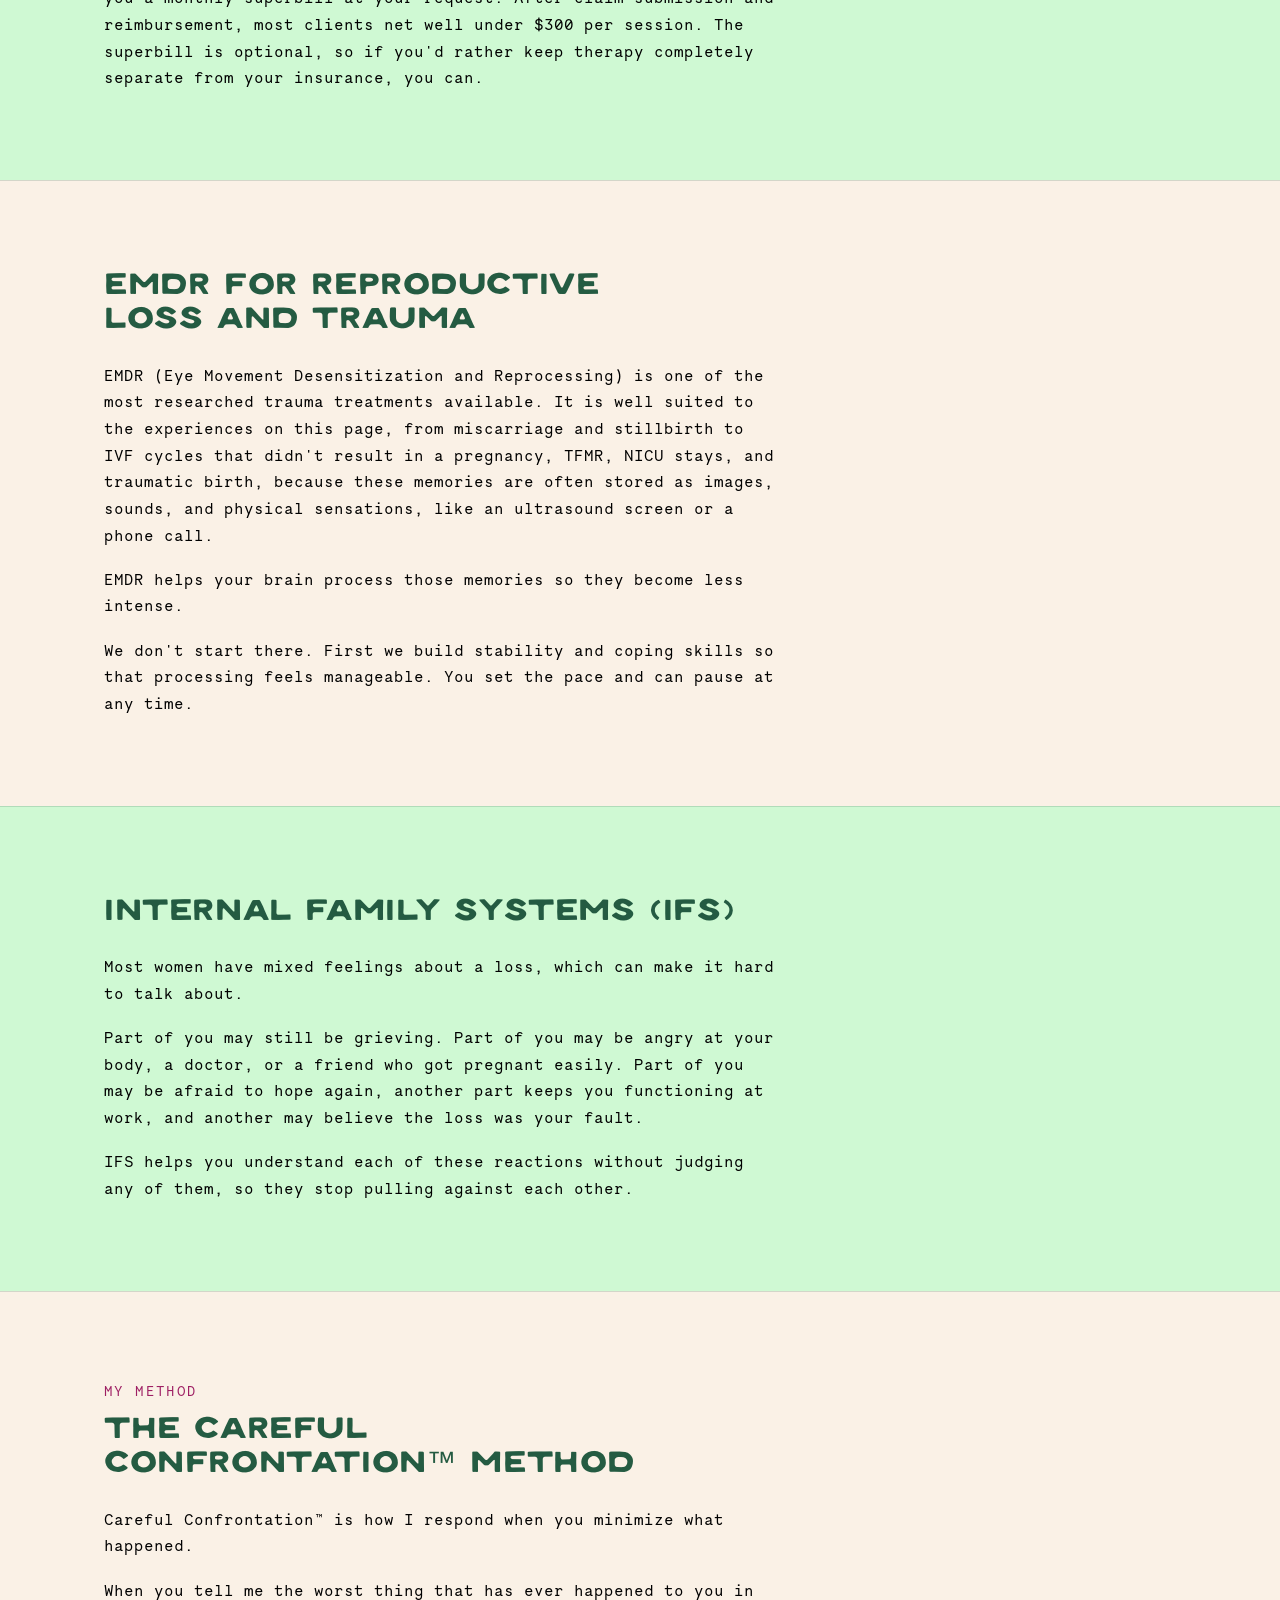
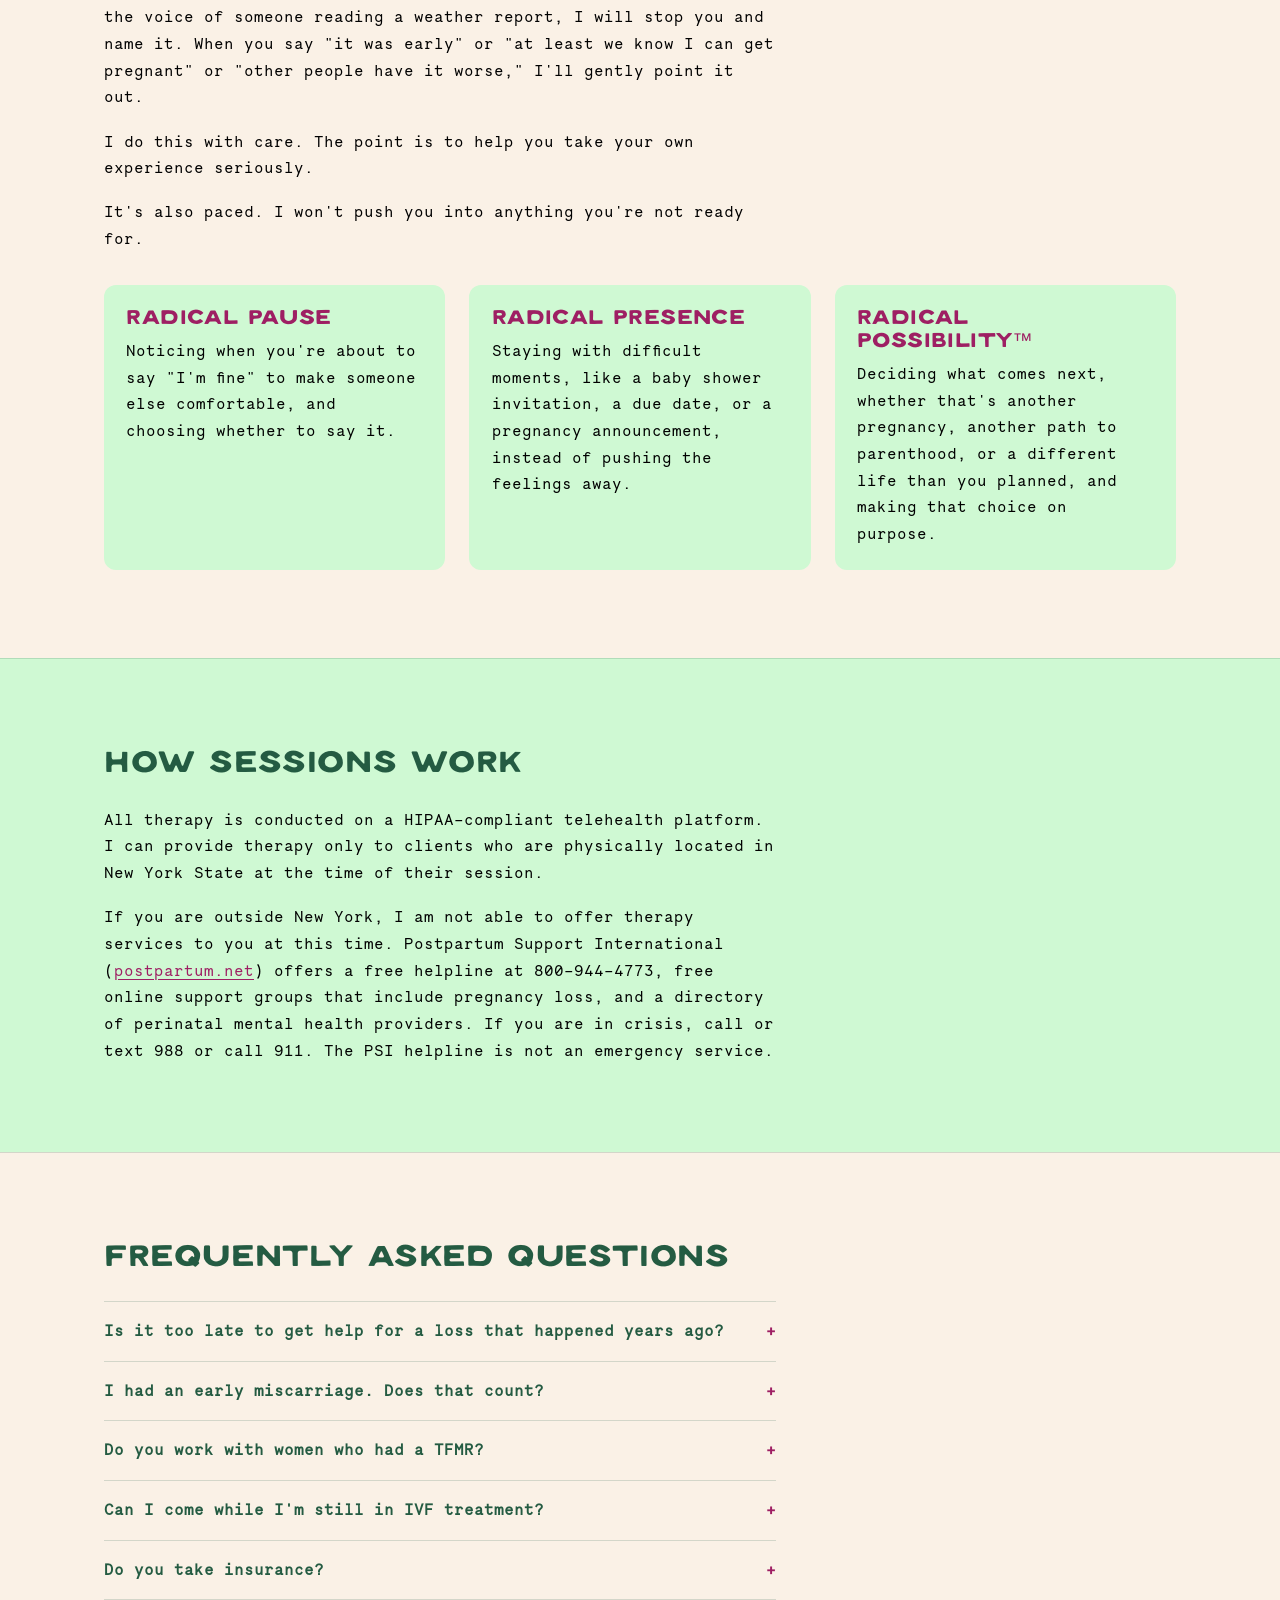
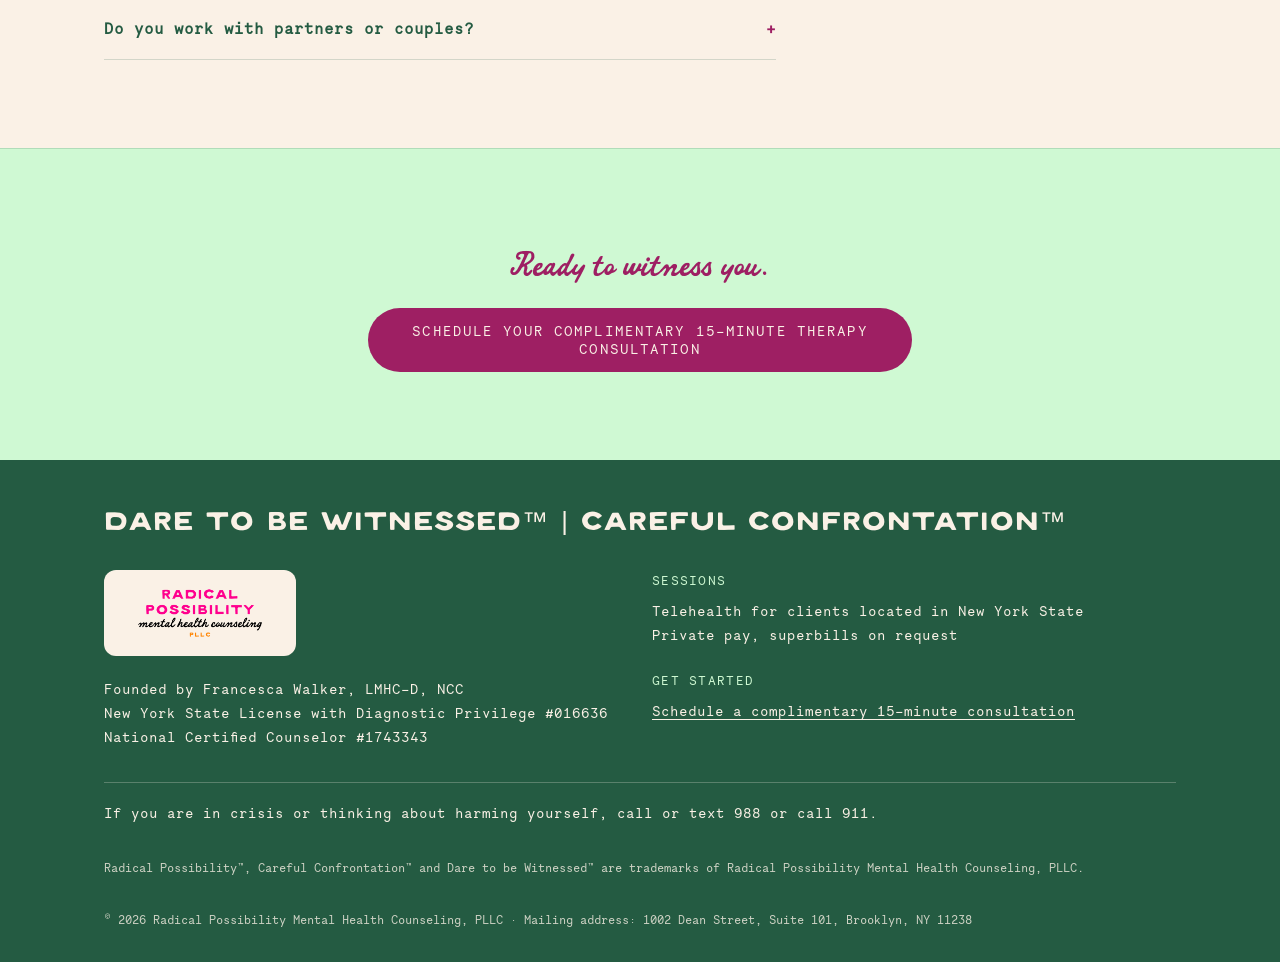
<file: services.html>
<!doctype html>
<html lang="en">
<head>
<meta charset="utf-8">
<meta name="viewport" content="width=device-width, initial-scale=1, viewport-fit=cover">
<title>EMDR &amp; IFS Therapy for Pregnancy Loss and Infertility | New York Telehealth</title>
<meta name="description" content="EMDR and IFS therapy for miscarriage, stillbirth, TFMR, IVF grief, birth trauma, and NICU trauma. Private-pay telehealth for clients in New York State. Superbills on request.">
<link rel="icon" href="assets/favicon.png">
<link rel="stylesheet" href="fonts.css">
<link rel="stylesheet" href="styles.css">
<meta name="google-site-verification" content="iu956xQtaxs4LLTqDuXxTe_sJ3pMq5MG1xnuZninKYA">
<link rel="canonical" href="https://radicalpossibilitycounseling.com/services.html">
<meta name="robots" content="index, follow, max-image-preview:large">
<meta name="theme-color" content="#faf1e6">
<meta property="og:type" content="website">
<meta property="og:site_name" content="Radical Possibility&trade; Mental Health Counseling, PLLC">
<meta property="og:locale" content="en_US">
<meta property="og:url" content="https://radicalpossibilitycounseling.com/services.html">
<meta property="og:title" content="EMDR &amp; IFS Therapy for Pregnancy Loss and Infertility | New York Telehealth">
<meta property="og:description" content="EMDR and IFS therapy for miscarriage, stillbirth, TFMR, IVF grief, birth trauma, and NICU trauma. Private-pay telehealth for clients in New York State. Superbills on request.">
<meta property="og:image" content="https://radicalpossibilitycounseling.com/assets/og-image.jpg">
<meta property="og:image:width" content="1200">
<meta property="og:image:height" content="630">
<meta property="og:image:alt" content="Radical Possibility Mental Health Counseling word mark beside a portrait of Francesca Walker">
<meta name="twitter:card" content="summary_large_image">
<script type="application/ld+json">
{
 "@context": "https://schema.org",
 "@graph": [
  {
   "@type": "WebPage",
   "@id": "https://radicalpossibilitycounseling.com/services.html#webpage",
   "url": "https://radicalpossibilitycounseling.com/services.html",
   "name": "EMDR & IFS Therapy for Pregnancy Loss and Infertility | New York Telehealth",
   "description": "EMDR and IFS therapy for miscarriage, stillbirth, TFMR, IVF grief, birth trauma, and NICU trauma. Private-pay telehealth for clients in New York State. Superbills on request.",
   "inLanguage": "en-US",
   "dateModified": "2026-11-16T12:00:00-05:00",
   "isPartOf": {
    "@id": "https://radicalpossibilitycounseling.com/#website"
   },
   "about": {
    "@id": "https://radicalpossibilitycounseling.com/#practice"
   }
  },
  {
   "@type": [
    "MedicalBusiness",
    "ProfessionalService"
   ],
   "@id": "https://radicalpossibilitycounseling.com/#practice",
   "name": "Radical Possibility™ Mental Health Counseling, PLLC",
   "alternateName": "Radical Possibility Counseling",
   "url": "https://radicalpossibilitycounseling.com/",
   "logo": "https://radicalpossibilitycounseling.com/assets/wordmark.png",
   "image": "https://radicalpossibilitycounseling.com/assets/og-image.jpg",
   "description": "Telehealth therapy for women in New York State, including founders, physicians and other women in demanding careers, navigating pregnancy loss, stillbirth, TFMR, infertility, IVF, birth trauma, and NICU trauma, using EMDR and Internal Family Systems (IFS).",
   "slogan": "Dare to be Witnessed™",
   "founder": {
    "@id": "https://radicalpossibilitycounseling.com/about.html#francesca"
   },
   "employee": {
    "@id": "https://radicalpossibilitycounseling.com/about.html#francesca"
   },
   "areaServed": {
    "@type": "State",
    "name": "New York",
    "address": {
     "@type": "PostalAddress",
     "addressRegion": "NY",
     "addressCountry": "US"
    }
   },
   "knowsAbout": [
    "Pregnancy loss",
    "Miscarriage",
    "Recurrent pregnancy loss",
    "Stillbirth",
    "Neonatal death",
    "Termination for medical reasons (TFMR)",
    "Infertility",
    "IVF",
    "Secondary infertility",
    "Birth trauma",
    "NICU trauma",
    "Pregnancy after loss",
    "Reproductive mental health",
    "EMDR",
    "Internal Family Systems (IFS)"
   ],
   "priceRange": "$500 per session",
   "paymentAccepted": "Private pay; superbill for out-of-network reimbursement available on request",
   "currenciesAccepted": "USD",
   "sameAs": [
    "https://www.psychologytoday.com/us/therapists/radical-possibility-mental-health-counseling-pllc-brooklyn-ny/1860378"
   ],
   "potentialAction": {
    "@type": "ReserveAction",
    "name": "Schedule a complimentary 15-minute consultation",
    "target": {
     "@type": "EntryPoint",
     "urlTemplate": "https://francesca-walker5494.clientsecure.me"
    }
   }
  },
  {
   "@type": "Person",
   "@id": "https://radicalpossibilitycounseling.com/about.html#francesca",
   "name": "Francesca Walker",
   "honorificSuffix": "LMHC-D, NCC",
   "jobTitle": "Licensed Mental Health Counselor",
   "description": "New York licensed mental health counselor specializing in reproductive mental health: pregnancy loss, infertility and IVF, traumatic birth, NICU trauma, and TFMR, using EMDR and Internal Family Systems (IFS).",
   "url": "https://radicalpossibilitycounseling.com/about.html",
   "image": "https://radicalpossibilitycounseling.com/assets/francesca-hero.jpg",
   "worksFor": {
    "@id": "https://radicalpossibilitycounseling.com/#practice"
   },
   "sameAs": [
    "https://www.linkedin.com/in/francesca-walker-0506/",
    "https://www.psychologytoday.com/us/therapists/radical-possibility-mental-health-counseling-pllc-brooklyn-ny/1860378"
   ],
   "knowsAbout": [
    "Pregnancy loss",
    "Miscarriage",
    "Recurrent pregnancy loss",
    "Stillbirth",
    "Neonatal death",
    "Termination for medical reasons (TFMR)",
    "Infertility",
    "IVF",
    "Secondary infertility",
    "Birth trauma",
    "NICU trauma",
    "Pregnancy after loss",
    "Reproductive mental health",
    "EMDR",
    "Internal Family Systems (IFS)"
   ],
   "alumniOf": [
    {
     "@type": "CollegeOrUniversity",
     "name": "New York University"
    },
    {
     "@type": "CollegeOrUniversity",
     "name": "Vanderbilt University"
    }
   ],
   "hasCredential": [
    {
     "@type": "EducationalOccupationalCredential",
     "credentialCategory": "license",
     "name": "Licensed Mental Health Counselor, New York State License with Diagnostic Privilege #016636",
     "recognizedBy": {
      "@type": "Organization",
      "name": "New York State Education Department, Office of the Professions"
     }
    },
    {
     "@type": "EducationalOccupationalCredential",
     "credentialCategory": "certification",
     "name": "National Certified Counselor #1743343",
     "recognizedBy": {
      "@type": "Organization",
      "name": "National Board for Certified Counselors"
     }
    }
   ]
  },
  {
   "@type": "WebSite",
   "@id": "https://radicalpossibilitycounseling.com/#website",
   "url": "https://radicalpossibilitycounseling.com/",
   "name": "Radical Possibility™ Mental Health Counseling",
   "publisher": {
    "@id": "https://radicalpossibilitycounseling.com/#practice"
   },
   "inLanguage": "en-US"
  },
  {
   "@type": "Service",
   "name": "Individual therapy for pregnancy loss and infertility (EMDR and IFS)",
   "serviceType": "Psychotherapy",
   "provider": {
    "@id": "https://radicalpossibilitycounseling.com/#practice"
   },
   "areaServed": {
    "@type": "State",
    "name": "New York"
   },
   "availableChannel": {
    "@type": "ServiceChannel",
    "name": "HIPAA-compliant telehealth",
    "serviceUrl": "https://francesca-walker5494.clientsecure.me"
   },
   "offers": {
    "@type": "Offer",
    "price": "500",
    "priceCurrency": "USD",
    "description": "55-minute weekly individual session, private pay, superbill available on request"
   }
  },
  {
   "@type": "FAQPage",
   "@id": "https://radicalpossibilitycounseling.com/services.html#faq",
   "mainEntity": [
    {
     "@type": "Question",
     "name": "Is it too late to get help for a loss that happened years ago?",
     "acceptedAnswer": {
      "@type": "Answer",
      "text": "No. Unprocessed grief does not expire. Women often seek support five, ten, or twenty years after a loss, sometimes because a new pregnancy, a milestone, or a death in the family has brought it back up."
     }
    },
    {
     "@type": "Question",
     "name": "I had an early miscarriage. Does that count?",
     "acceptedAnswer": {
      "@type": "Answer",
      "text": "Yes. Early losses can be deeply painful, and many women feel they aren't allowed to grieve them, which can make the grief harder."
     }
    },
    {
     "@type": "Question",
     "name": "Do you work with women who had a TFMR?",
     "acceptedAnswer": {
      "@type": "Answer",
      "text": "Yes. Termination for medical reasons combines grief with a decision no one should have to make. You made the most loving choice available to you. You won't be judged here, and you won't have to justify it."
     }
    },
    {
     "@type": "Question",
     "name": "Can I come while I'm still in IVF treatment?",
     "acceptedAnswer": {
      "@type": "Answer",
      "text": "Yes. You can begin therapy during an active IVF cycle, while trying again, or while pregnant after a loss. Support during these stretches can matter as much as support afterward."
     }
    },
    {
     "@type": "Question",
     "name": "Do you take insurance?",
     "acceptedAnswer": {
      "@type": "Answer",
      "text": "I am a private-pay practice. If you'd like to use your out-of-network benefits, I'll provide a monthly superbill at your request. If you'd rather nothing go to your insurance, you don't need one."
     }
    },
    {
     "@type": "Question",
     "name": "Do you work with partners or couples?",
     "acceptedAnswer": {
      "@type": "Answer",
      "text": "My current practice is individual therapy. If couples work is indicated, I will help you find a clinician who specializes in it."
     }
    }
   ]
  }
 ]
}
</script>
</head>
<body>
<div class="topbar"><div class="wrap"><p><span class="nw">Dare to be witnessed&trade;</span> <span aria-hidden="true">|</span> <span class="nw">Careful Confrontation&trade;</span></p></div></div>
<header class="site-header"><div class="wrap">
  <a class="logo" href="./"><img src="assets/wordmark.png" alt="Radical Possibility Mental Health Counseling, PLLC" width="600" height="261"></a>
  <nav class="site-nav" aria-label="Main"><a href="./">Home</a><a href="about.html">About</a><a href="services.html" aria-current="page">Services</a><a class="btn btn-small" href="https://francesca-walker5494.clientsecure.me">Book a free consultation</a></nav>
</div></header>
<main>
<section class="hero"><div class="wrap">
  <div class="hero-text">
    <p class="eyebrow">Services</p>
    <h1>EMDR and IFS therapy for pregnancy loss, infertility, IVF, and birth trauma</h1>
    <p><a class="btn" href="https://francesca-walker5494.clientsecure.me">Schedule your complimentary 15-minute therapy consultation</a></p>
  </div>
  <div class="hero-photo">
    <img src="assets/francesca-seated.jpg" alt="Francesca Walker seated in a blue chair, her hand at her chin" width="1000" height="1500">
  </div>
</div></section>

<section class="band band-mint"><div class="wrap">
  <div class="section-head"><h2>Individual therapy</h2></div>
  <div class="prose">
    <p>Weekly individual therapy gives you a regular place to talk about the loss honestly, including the parts you haven't shared with anyone else.</p>
    <p>I work with women in New York State navigating:</p>
    <ul>
      <li>Miscarriage, including missed miscarriage, chemical pregnancy, and recurrent pregnancy loss</li>
      <li>Stillbirth and neonatal death</li>
      <li>TFMR (termination for medical reasons)</li>
      <li>Infertility, IVF treatment, transfers that didn't implant, and secondary infertility</li>
      <li>Traumatic birth and birth injury</li>
      <li>NICU stays and their aftermath</li>
      <li>Carrying a pregnancy after a terminal or life-limiting diagnosis</li>
      <li>Grief following abortion or an adoption decision</li>
      <li>Pregnancy after loss</li>
    </ul>
    <p class="rate"><span>55 minutes</span><span>Weekly</span><span>$500 per session</span></p>
    <p>If you'd like to use out-of-network insurance benefits, I'll email you a monthly superbill at your request. After claim submission and reimbursement, most clients net well under $300 per session. The superbill is optional, so if you'd rather keep therapy completely separate from your insurance, you can.</p>
  </div>
</div></section>

<section class="band"><div class="wrap">
  <div class="section-head"><h2>EMDR for reproductive loss and trauma</h2></div>
  <div class="prose">
    <p>EMDR (Eye Movement Desensitization and Reprocessing) is one of the most researched trauma treatments available. It is well suited to the experiences on this page, from miscarriage and stillbirth to IVF cycles that didn't result in a pregnancy, TFMR, NICU stays, and traumatic birth, because these memories are often stored as images, sounds, and physical sensations, like an ultrasound screen or a phone call.</p>
    <p>EMDR helps your brain process those memories so they become less intense.</p>
    <p>We don't start there. First we build stability and coping skills so that processing feels manageable. You set the pace and can pause at any time.</p>
  </div>
</div></section>

<section class="band band-mint"><div class="wrap">
  <div class="section-head"><h2>Internal Family Systems (IFS)</h2></div>
  <div class="prose">
    <p>Most women have mixed feelings about a loss, which can make it hard to talk about.</p>
    <p>Part of you may still be grieving. Part of you may be angry at your body, a doctor, or a friend who got pregnant easily. Part of you may be afraid to hope again, another part keeps you functioning at work, and another may believe the loss was your fault.</p>
    <p>IFS helps you understand each of these reactions without judging any of them, so they stop pulling against each other.</p>
  </div>
</div></section>

<section class="band" id="careful-confrontation"><div class="wrap">
  <div class="section-head"><p class="eyebrow">My method</p><h2>The Careful Confrontation&trade; Method</h2></div>
  <div class="prose">
    <p>Careful Confrontation&trade; is how I respond when you minimize what happened.</p>
    <p>When you tell me the worst thing that has ever happened to you in the voice of someone reading a weather report, I will stop you and name it. When you say "it was early" or "at least we know I can get pregnant" or "other people have it worse," I'll gently point it out.</p>
    <p>I do this with care. The point is to help you take your own experience seriously.</p>
    <p>It's also paced. I won't push you into anything you're not ready for.</p>
  </div>
  <div class="pillars">
    <div class="pillar"><h3>Radical Pause</h3><p>Noticing when you're about to say "I'm fine" to make someone else comfortable, and choosing whether to say it.</p></div>
    <div class="pillar"><h3>Radical Presence</h3><p>Staying with difficult moments, like a baby shower invitation, a due date, or a pregnancy announcement, instead of pushing the feelings away.</p></div>
    <div class="pillar"><h3>Radical Possibility&trade;</h3><p>Deciding what comes next, whether that's another pregnancy, another path to parenthood, or a different life than you planned, and making that choice on purpose.</p></div>
  </div>
</div></section>

<section class="band band-mint"><div class="wrap">
  <div class="section-head"><h2>How sessions work</h2></div>
  <div class="prose">
    <p>All therapy is conducted on a HIPAA-compliant telehealth platform. I can provide therapy only to clients who are physically located in New York State at the time of their session.</p>
    <p>If you are outside New York, I am not able to offer therapy services to you at this time. Postpartum Support International (<a href="https://www.postpartum.net" rel="noopener">postpartum.net</a>) offers a free helpline at 800-944-4773, free online support groups that include pregnancy loss, and a directory of perinatal mental health providers. If you are in crisis, call or text 988 or call 911. The PSI helpline is not an emergency service.</p>
  </div>
</div></section>

<section class="band"><div class="wrap">
  <div class="section-head"><h2>Frequently Asked Questions</h2></div>
  <div class="faq"><details><summary>Is it too late to get help for a loss that happened years ago?</summary><p>No. Unprocessed grief does not expire. Women often seek support five, ten, or twenty years after a loss, sometimes because a new pregnancy, a milestone, or a death in the family has brought it back up.</p></details><details><summary>I had an early miscarriage. Does that count?</summary><p>Yes. Early losses can be deeply painful, and many women feel they aren't allowed to grieve them, which can make the grief harder.</p></details><details><summary>Do you work with women who had a TFMR?</summary><p>Yes. Termination for medical reasons combines grief with a decision no one should have to make. You made the most loving choice available to you. You won't be judged here, and you won't have to justify it.</p></details><details><summary>Can I come while I'm still in IVF treatment?</summary><p>Yes. You can begin therapy during an active IVF cycle, while trying again, or while pregnant after a loss. Support during these stretches can matter as much as support afterward.</p></details><details><summary>Do you take insurance?</summary><p>I am a private-pay practice. If you'd like to use your out-of-network benefits, I'll provide a monthly superbill at your request. If you'd rather nothing go to your insurance, you don't need one.</p></details><details><summary>Do you work with partners or couples?</summary><p>My current practice is individual therapy. If couples work is indicated, I will help you find a clinician who specializes in it.</p></details></div>
</div></section>

<section class="band band-mint"><div class="wrap cta">
  <p class="script">Ready to witness you.</p>
  <p><a class="btn" href="https://francesca-walker5494.clientsecure.me">Schedule your complimentary 15-minute therapy consultation</a></p>
</div></section>
</main>
<footer class="site-footer"><div class="wrap">
  <div class="footer-top">
    <p class="tagline" style="color: var(--cream)"><span class="nw">Dare to be witnessed&trade;</span> <span aria-hidden="true">|</span> <span class="nw">Careful Confrontation&trade;</span></p>
  </div>
  <div class="footer-cols">
    <div><a class="footer-logo" href="./"><img src="assets/wordmark.png" alt="Radical Possibility Mental Health Counseling, PLLC" width="600" height="261" loading="lazy"></a><p>Founded by Francesca Walker, LMHC-D, NCC<br>New York State License with Diagnostic Privilege #016636<br>National Certified Counselor #1743343</p></div>
    <div><h4>Sessions</h4><p>Telehealth for clients located in New York State<br>Private pay, superbills on request</p>
      <h4 style="margin-top: 1.4rem">Get started</h4><p><a href="https://francesca-walker5494.clientsecure.me">Schedule a complimentary 15-minute consultation</a></p></div>
  </div>
  <p class="crisis">If you are in crisis or thinking about harming yourself, call or text 988 or call 911.</p>
  <p class="fine">Radical Possibility&trade;, Careful Confrontation&trade; and Dare to be Witnessed&trade; are trademarks of Radical Possibility Mental Health Counseling, PLLC.</p>
  <p class="fine">&copy; 2026 Radical Possibility Mental Health Counseling, PLLC &middot; Mailing address: 1002 Dean Street, Suite 101, Brooklyn, NY 11238</p>
</div></footer>
</body>
</html>
</file>
<file: fonts.css>
@font-face { font-family: "First Rodeo"; src: url("fonts/FirstRodeo.otf") format("opentype"); font-display: swap; }
@font-face { font-family: "Sanremo Script Rough"; src: url("fonts/SanremoScript-Rough.otf") format("opentype"); font-display: swap; }
@font-face { font-family: "Necto Mono"; src: url("fonts/NectoMono-Regular.woff2") format("woff2"); font-display: swap; }
</file>
<file: styles.css>
/* Radical Possibility Mental Health Counseling, PLLC
   Layout: warm photo-led pages on cream; one wide reading column per section,
   bands alternate cream and a soft mint wash; forest headings, plum actions. */
:root {
  --cream: #faf1e6;
  --cream-deep: #faf1e6;
  --mint-wash: #cff9d3;
  --forest: #245b42;
  --plum: #9e1f63;
  --plum-dark: #245b42;
  --ink: #000000;
  --ink-soft: #000000;
  --orange: #f28a03;
  --line: rgba(36, 91, 66, 0.18);

  --display: "First Rodeo", "Arial Black", "Helvetica Neue", sans-serif;
  --script: "Sanremo Script Rough", "Brush Script MT", cursive;
  --mono: "Necto Mono", ui-monospace, "SFMono-Regular", Menlo, monospace;
  --body: "Necto Mono", ui-monospace, "SFMono-Regular", Menlo, monospace;

  --step--1: 0.875rem;
  --step-0: 0.98rem;
  --step-1: 1.25rem;
  --step-2: clamp(1.4rem, 1.1rem + 1.2vw, 1.85rem);
  --step-3: clamp(1.8rem, 1.3rem + 2.2vw, 2.9rem);
  --measure: 42rem;
  --gutter: clamp(1rem, 4vw, 2.5rem);
  color-scheme: light;
}

* { box-sizing: border-box; }
html { scroll-behavior: smooth; }
@media (prefers-reduced-motion: reduce) { html { scroll-behavior: auto; } }

body {
  margin: 0;
  background: var(--cream);
  color: var(--ink);
  font-family: var(--body);
  font-size: var(--step-0);
  line-height: 1.7;
}
img { max-width: 100%; height: auto; display: block; }
a { color: var(--plum); text-underline-offset: 0.18em; }
a:focus-visible, .btn:focus-visible, summary:focus-visible { outline: 3px solid var(--forest); outline-offset: 3px; border-radius: 4px; }

.wrap { width: 100%; max-width: 72rem; margin-inline: auto; padding-inline: var(--gutter); }

/* Header */
.topbar { background: var(--forest); color: var(--cream); text-align: center; }
.topbar .wrap { padding-block: 0.5rem; }
.nw { white-space: nowrap; }
@media (min-width: 481px) { .site-footer .tagline { white-space: nowrap; font-size: clamp(0.7rem, 2.4vw, 1.6rem); } }
@media (max-width: 480px) { .site-footer .tagline { font-size: 1.05rem; } .topbar p { font-size: 0.7rem !important; letter-spacing: 0.05em !important; } }
.topbar p { font-family: var(--display); text-transform: uppercase; letter-spacing: 0.08em; font-size: 0.85rem; }
.site-header { border-bottom: 1px solid var(--line); background: var(--cream); }
.site-header .wrap { display: flex; align-items: center; justify-content: space-between; gap: 1rem 2rem; flex-wrap: wrap; padding-block: 0.9rem; }
.site-header .logo img { width: clamp(9rem, 24vw, 12rem); }
.site-nav { display: flex; flex-wrap: wrap; align-items: center; gap: 0.4rem 1.6rem; }
.site-nav a { font-family: var(--mono); font-size: var(--step--1); text-transform: uppercase; letter-spacing: 0.08em; color: var(--forest); text-decoration: none; padding-block: 0.3rem; }
.site-nav a[aria-current="page"] { border-bottom: 2px solid var(--plum); }
.site-nav a:hover { color: var(--plum); }
.site-nav .btn { color: var(--cream); }

/* Type */
h1, h2, h3 { font-family: var(--display); color: var(--forest); font-weight: 400; text-transform: uppercase; line-height: 1.15; letter-spacing: 0.02em; text-wrap: balance; margin: 0; }
h1 { font-size: var(--step-3); }
h2 { font-size: var(--step-2); }
h3 { font-size: var(--step-1); }
p { margin: 0; }
.eyebrow { font-family: var(--mono); font-size: var(--step--1); text-transform: uppercase; letter-spacing: 0.1em; color: var(--plum); }
.script { font-family: var(--script); color: var(--plum); font-size: clamp(1.9rem, 1.4rem + 2vw, 2.8rem); line-height: 1.2; text-transform: none; letter-spacing: 0; }
.tagline { font-family: var(--display); text-transform: uppercase; letter-spacing: 0.04em; color: var(--plum); font-size: var(--step-2); line-height: 1.2; }
.lead { color: var(--plum); }
.prose { max-width: var(--measure); display: grid; gap: 1.1rem; }
.prose ul { margin: 0; padding-left: 1.2rem; display: grid; gap: 0.45rem; }
.prose li::marker { color: var(--plum); }
.prose .note { font-family: var(--mono); font-size: var(--step--1); color: var(--ink-soft); letter-spacing: 0.03em; }
strong { font-weight: 700; }

/* Buttons */
.btn { display: inline-block; background: var(--plum); color: var(--cream); font-family: var(--mono); font-size: var(--step--1); text-transform: uppercase; letter-spacing: 0.08em; text-decoration: none; padding: 0.85rem 1.4rem; border-radius: 999px; line-height: 1.3; text-align: center; transition: background 0.2s; }
.btn:hover { background: var(--plum-dark); color: var(--cream); }
.btn-small { padding: 0.55rem 1rem; }

/* Sections */
.band { padding-block: clamp(3rem, 7vw, 5.5rem); }
.band + .band { border-top: 1px solid var(--line); }
.band-mint { background: var(--mint-wash); }
.band-deep { background: var(--cream-deep); }
.section-head { display: grid; gap: 0.6rem; margin-bottom: 1.6rem; max-width: var(--measure); }

/* Hero */
.hero { padding-block: clamp(2.5rem, 6vw, 4.5rem); }
.hero .wrap { display: grid; grid-template-columns: minmax(0, 1.15fr) minmax(0, 0.85fr); gap: clamp(2rem, 5vw, 4rem); align-items: center; }
.hero-text-only .wrap { grid-template-columns: minmax(0, 1fr); }
.hero-text-only .hero-text { max-width: 46rem; }
.hero-text { display: grid; gap: 1.3rem; min-width: 0; }
.hero-photo { position: relative; min-width: 0; }
.hero-photo img { width: 100%; aspect-ratio: 4 / 5; object-fit: cover; object-position: center 20%; border-radius: 12rem 12rem 0.75rem 0.75rem; }
.hero-photo .mark { position: absolute; width: 34%; right: -5%; bottom: -3%; }
.hero .meta { font-family: var(--mono); font-size: var(--step--1); color: var(--ink-soft); letter-spacing: 0.04em; }

/* Two-column text + side */
.split { display: grid; grid-template-columns: minmax(0, 1fr) minmax(0, 20rem); gap: clamp(2rem, 5vw, 4rem); align-items: start; }
.split > * { min-width: 0; }
.split-wide { grid-template-columns: minmax(0, 1.15fr) minmax(0, 0.85fr); align-items: center; }
.side-photo img { width: 100%; aspect-ratio: 3 / 4; object-fit: cover; object-position: center 15%; border-radius: 0.75rem; }

/* Who I work with list */
.experiences { list-style: none; margin: 0; padding: 0; display: grid; grid-template-columns: repeat(auto-fill, minmax(min(100%, 17rem), 1fr)); gap: 0.9rem 2rem; }
.experiences li { padding-top: 0.8rem; border-top: 1px solid var(--line); }

/* Witness statement */
.witness { text-align: center; display: grid; gap: 1.2rem; justify-items: center; }
.witness .lines { display: grid; gap: 0.5rem; max-width: var(--measure); }
.witness .script { max-width: 28ch; }

/* Services */
.rate { display: flex; flex-wrap: wrap; gap: 0.5rem 1.5rem; font-family: var(--mono); font-size: var(--step--1); text-transform: uppercase; letter-spacing: 0.06em; color: var(--forest); padding-block: 0.8rem; border-block: 1px solid var(--line); }
.pillars { display: grid; grid-template-columns: repeat(auto-fit, minmax(min(100%, 15rem), 1fr)); gap: 1.5rem; margin-top: 2rem; }
.pillar { display: grid; gap: 0.5rem; align-content: start; padding: 1.4rem; background: var(--mint-wash); border-radius: 0.75rem; }
.pillar h3 { color: var(--plum); }
.quote { display: grid; gap: 0.8rem; max-width: 40rem; margin: 0.6rem 0 0; padding-left: 1.2rem; border-left: 3px solid var(--plum); }
.quote blockquote { margin: 0; font-family: var(--display); text-transform: uppercase; letter-spacing: 0.03em; color: var(--plum); font-size: var(--step-2); line-height: 1.25; text-wrap: balance; }
.quote-lg blockquote { font-size: var(--step-3); }
.open-quote { display: inline-block; transform: rotate(180deg) translateY(0.55em); margin-right: 0.08em; }
.visually-hidden { position: absolute; width: 1px; height: 1px; overflow: hidden; clip: rect(0 0 0 0); white-space: nowrap; }
.quote figcaption { font-family: var(--mono); font-size: var(--step--1); letter-spacing: 0.06em; text-transform: uppercase; color: var(--forest); }

/* FAQ */
.faq { display: grid; gap: 0; max-width: var(--measure); }
.faq details { border-top: 1px solid var(--line); padding-block: 1rem; }
.faq details:last-child { border-bottom: 1px solid var(--line); }
.faq summary { cursor: pointer; font-weight: 700; color: var(--forest); list-style: none; display: flex; justify-content: space-between; gap: 1rem; }
.faq summary::-webkit-details-marker { display: none; }
.faq summary::after { content: "+"; font-family: var(--mono); color: var(--plum); }
.faq details[open] summary::after { content: "\2013"; }
.faq details p { margin-top: 0.7rem; }

/* Credentials */
.creds { font-family: var(--mono); font-size: var(--step--1); letter-spacing: 0.03em; display: grid; gap: 0.3rem; margin-top: 0.8rem; padding-top: 1rem; border-top: 1px solid var(--line); color: var(--ink-soft); }
.creds .name { font-family: var(--display); font-size: var(--step-1); color: var(--forest); letter-spacing: 0.02em; }

/* CTA band */
.cta { text-align: center; display: grid; gap: 1.1rem; justify-items: center; }
.cta p { max-width: 34rem; }

/* Footer */
.site-footer { background: var(--forest); color: var(--cream); padding-block: 3rem 2rem; }
.site-footer a { color: var(--cream); }
.site-footer .wrap { display: grid; gap: 2rem; }
.footer-top { display: grid; gap: 1rem; }
.footer-logo { display: inline-block; margin-bottom: 0.9rem; background: var(--cream); border-radius: 0.75rem; padding: 0.5rem 1rem; }
.footer-logo img { width: 10rem; }
.footer-cols { display: grid; grid-template-columns: repeat(auto-fit, minmax(min(100%, 14rem), 1fr)); gap: 1.5rem; font-size: var(--step--1); }
.footer-cols h4 { font-family: var(--mono); font-weight: 400; text-transform: uppercase; letter-spacing: 0.1em; font-size: 0.8rem; margin: 0 0 0.5rem; color: var(--mint-wash); }
.crisis { font-size: var(--step--1); border-top: 1px solid rgba(250, 241, 230, 0.25); padding-top: 1.2rem; }
.fine { font-family: var(--mono); font-size: 0.75rem; letter-spacing: 0; opacity: 0.8; }

@media (max-width: 760px) {
  .hero .wrap, .split { grid-template-columns: minmax(0, 1fr); }
  .hero-photo { max-width: 22rem; justify-self: center; width: 100%; }
  .hero-photo .mark { right: -4%; }
  .side-photo { max-width: 20rem; }
  .footer-top { grid-template-columns: minmax(0, 1fr); }
  .site-header .wrap { justify-content: center; }
  .site-nav { justify-content: center; }
}
.statement { font-family: var(--mono); color: var(--plum); font-size: var(--step-0); line-height: 1.6; max-width: 40ch; margin-bottom: 1.4rem; }
</file>
